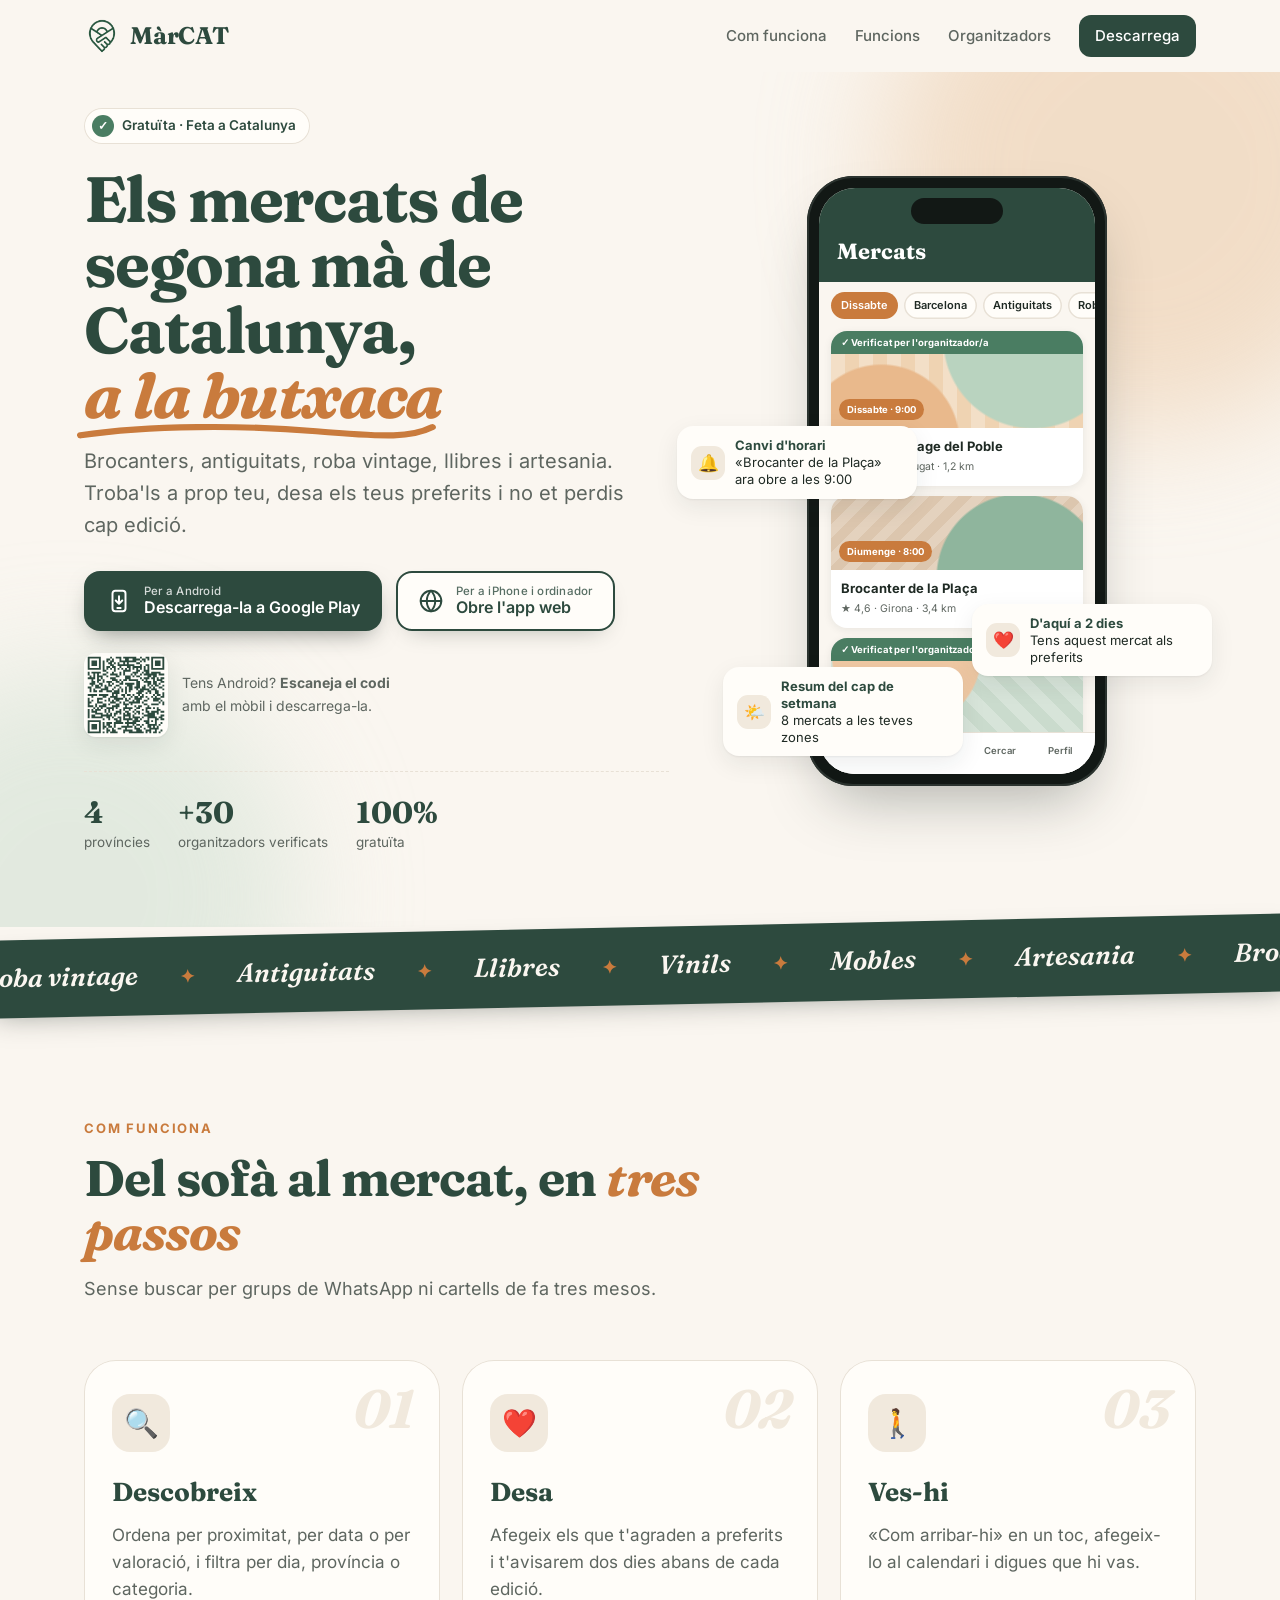
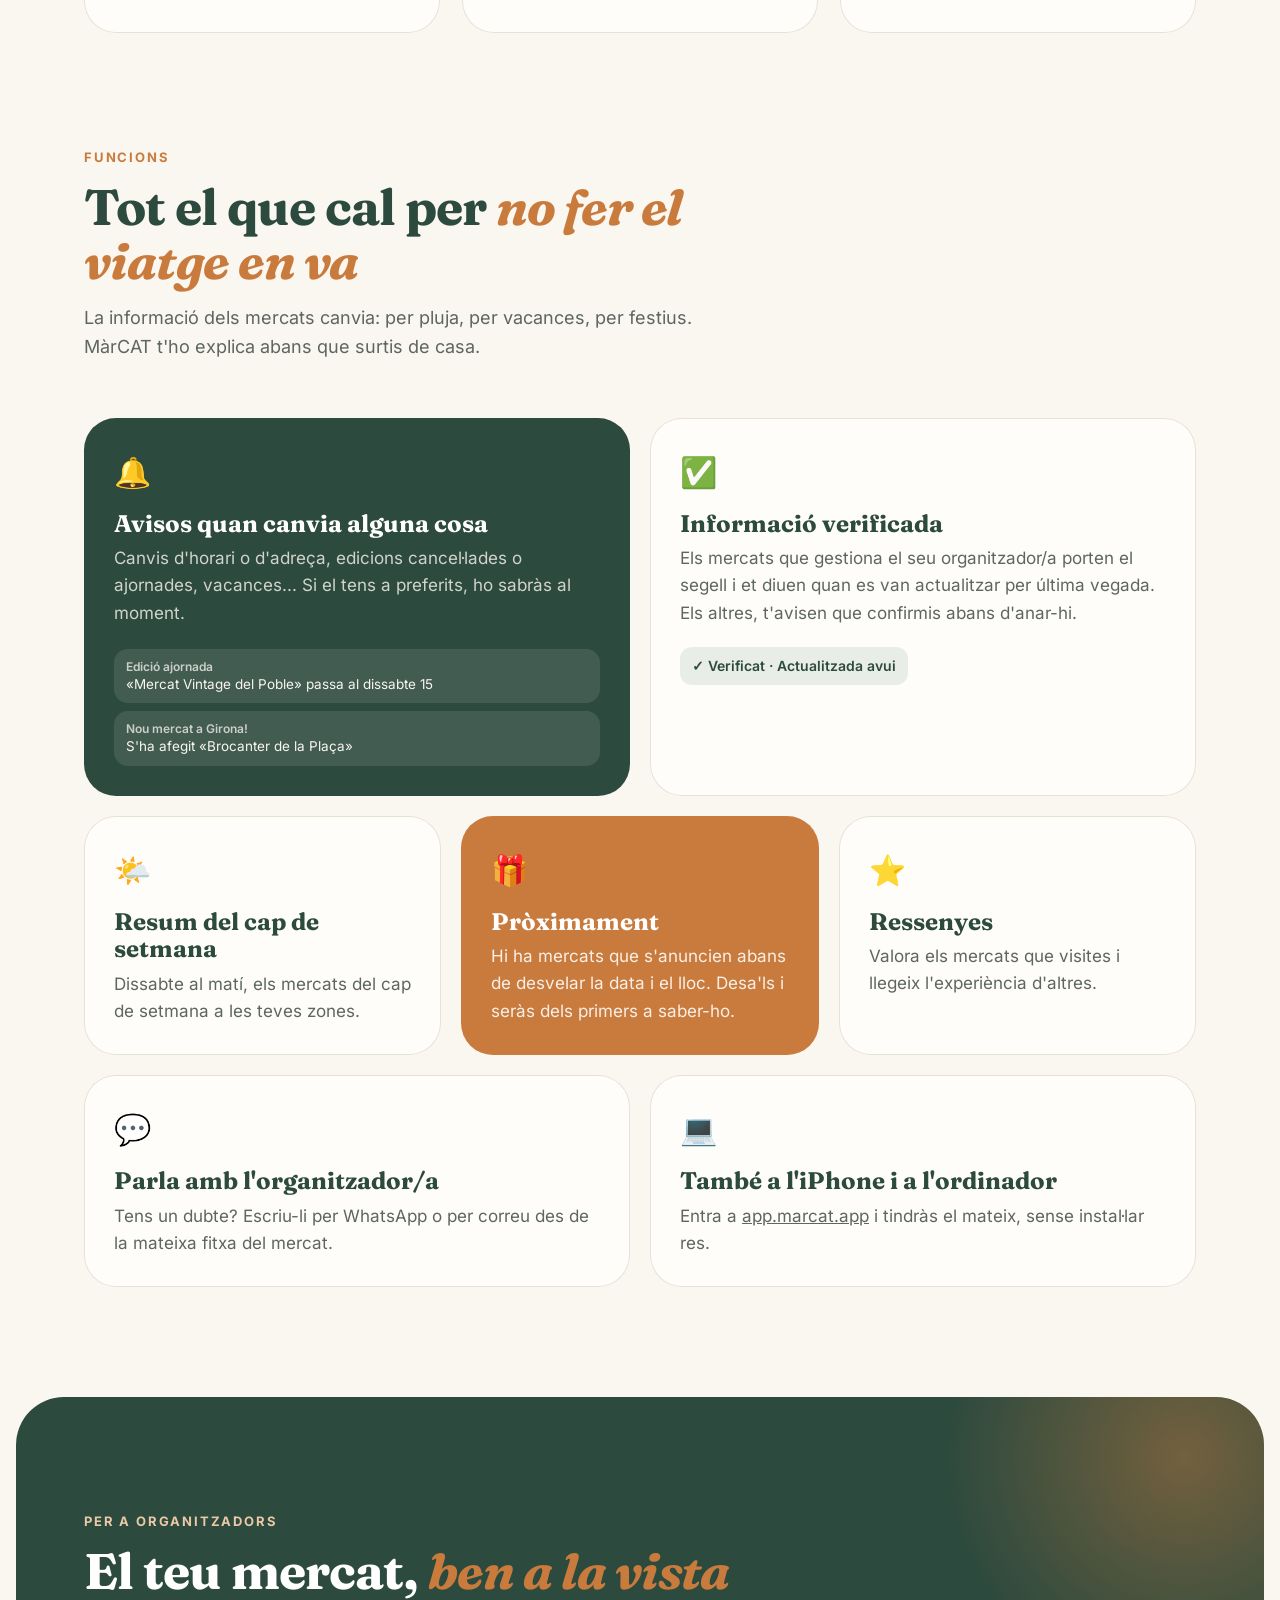
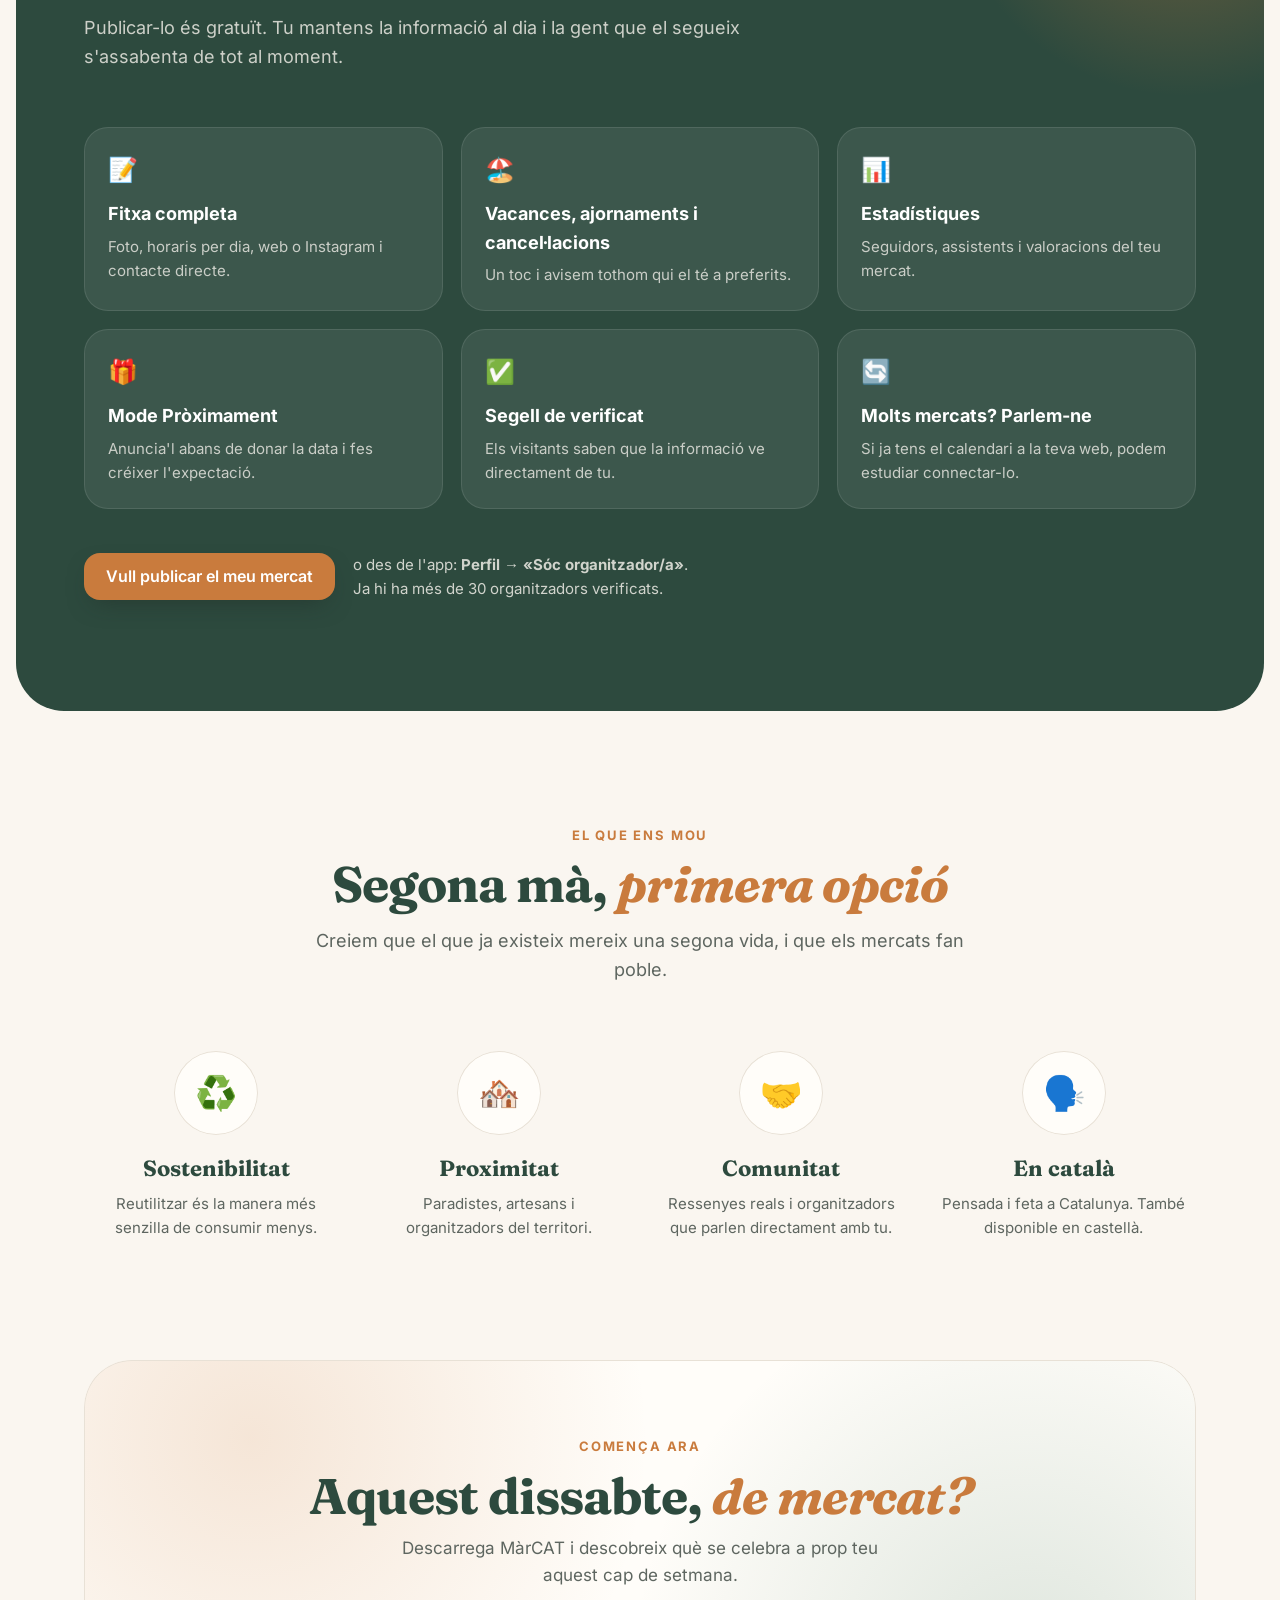
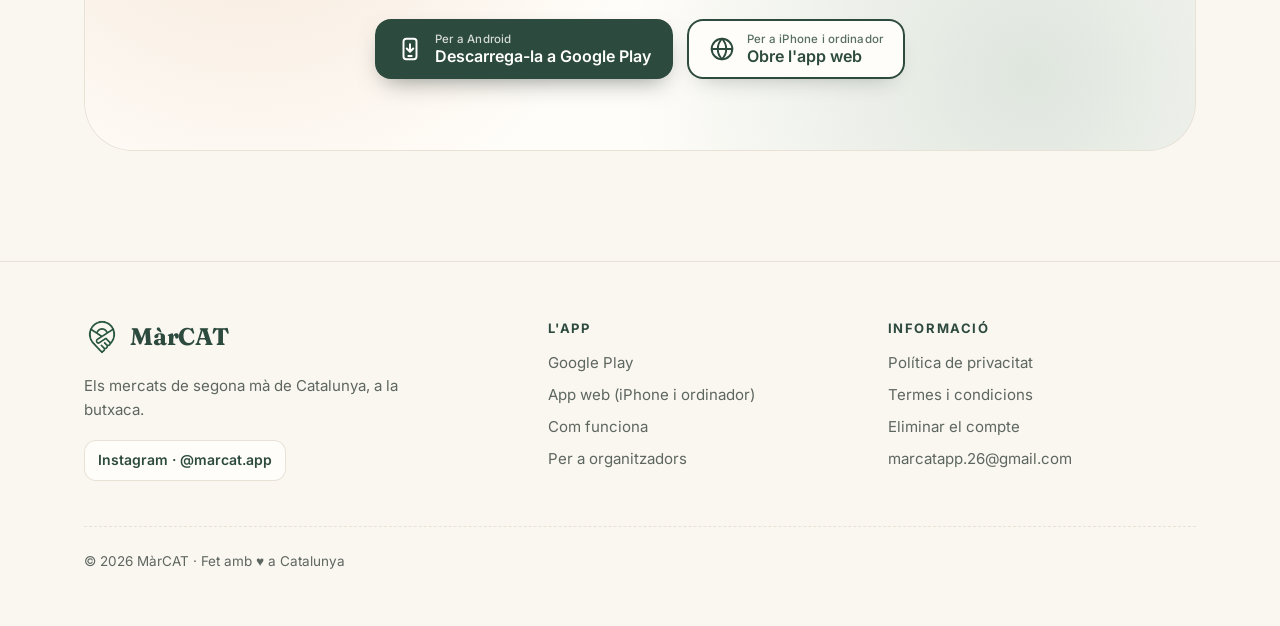
<file: index.html>
<!DOCTYPE html>
<html lang="ca" class="sense-js">
<head>
  <meta charset="UTF-8">
  <meta name="viewport" content="width=device-width, initial-scale=1.0">
  <title>MàrCAT · Els mercats de segona mà de Catalunya</title>
  <meta name="description"
    content="MàrCAT és l'app gratuïta per descobrir mercats de segona mà, brocanters, antiguitats i artesania a tot Catalunya. Desa els teus preferits i rep avisos de cada canvi.">
  <meta name="theme-color" content="#2D4A3E">

  <!-- Vista prèvia en compartir l'enllaç (WhatsApp, xarxes...) -->
  <meta property="og:type" content="website">
  <meta property="og:url" content="https://marcat.app/">
  <meta property="og:title" content="MàrCAT · Els mercats de segona mà de Catalunya">
  <meta property="og:description"
    content="Troba brocanters, mercats d'antiguitats, vintage i artesania a prop teu. Gratuïta.">
  <meta property="og:image" content="https://marcat.app/assets/img/og-marcat.png">
  <meta property="og:image:width" content="1200">
  <meta property="og:image:height" content="630">
  <meta name="twitter:card" content="summary_large_image">
  <meta property="og:locale" content="ca_ES">

  <link rel="icon" href="favicon.ico" sizes="any">
  <link rel="icon" type="image/png" sizes="96x96" href="favicon-96x96.png">
  <link rel="icon" type="image/png" sizes="48x48" href="favicon-48x48.png">
  <link rel="apple-touch-icon" href="apple-touch-icon.png">

  <link rel="preload" href="assets/fonts/fraunces-latin-700-normal.woff2" as="font" type="font/woff2" crossorigin>
  <link rel="preload" href="assets/fonts/inter-latin-wght-normal.woff2" as="font" type="font/woff2" crossorigin>
  <link rel="stylesheet" href="assets/css/web.css">
</head>
<body>

  <!-- ============================ CAPÇALERA ============================ -->
  <header class="capcalera">
    <div class="contenidor">
      <a class="marca" href="./" aria-label="MàrCAT, inici">
        <img src="assets/img/logo-128.png" alt="" width="36" height="36">
        MàrCAT
      </a>
      <nav class="menu" aria-label="Menú principal">
        <a href="#com-funciona">Com funciona</a>
        <a href="#funcions">Funcions</a>
        <a href="#organitzadors">Organitzadors</a>
        <a class="boto-petit" href="#descarrega">Descarrega</a>
      </nav>
    </div>
  </header>

  <main>

    <!-- =============================== HERO =============================== -->
    <section class="hero" id="descarrega">
      <div class="contenidor">

        <div>
          <span class="etiqueta"><span class="punt">✓</span> Gratuïta · Feta a Catalunya</span>

          <h1>
            Els mercats de segona mà de Catalunya,
            <em>a la butxaca<svg viewBox="0 0 300 20" preserveAspectRatio="none" aria-hidden="true"><path d="M3 14 C 60 4, 140 4, 200 10 S 280 16, 297 6"/></svg></em>
          </h1>

          <p class="entradeta">
            Brocanters, antiguitats, roba vintage, llibres i artesania.
            Troba'ls a prop teu, desa els teus preferits i no et perdis
            cap edició.
          </p>

          <div class="descarregues" data-descarregues>
            <a class="boto brilla" data-boto="play"
              href="https://play.google.com/store/apps/details?id=com.mercat.mercat&amp;referrer=utm_source%3Dweb"
              target="_blank" rel="noopener">
              <svg viewBox="0 0 24 24" fill="none" stroke="currentColor" stroke-width="1.8" stroke-linecap="round" stroke-linejoin="round" aria-hidden="true"><rect x="6" y="2.5" width="12" height="19" rx="2.5"/><path d="M12 7.5v7m0 0-3-3m3 3 3-3"/><path d="M10.5 18.5h3"/></svg>
              <span class="boto-text"><small>Per a Android</small>Descarrega-la a Google Play</span>
            </a>
            <a class="boto secundari" data-boto="web" href="https://app.marcat.app" target="_blank" rel="noopener">
              <svg viewBox="0 0 24 24" fill="none" stroke="currentColor" stroke-width="1.8" stroke-linecap="round" stroke-linejoin="round" aria-hidden="true"><circle cx="12" cy="12" r="9.5"/><path d="M2.5 12h19M12 2.5c2.6 2.8 3.9 6 3.9 9.5S14.6 18.7 12 21.5C9.4 18.7 8.1 15.5 8.1 12S9.4 5.3 12 2.5Z"/></svg>
              <span class="boto-text"><small>Per a iPhone i ordinador</small>Obre l'app web</span>
            </a>
          </div>

          <!-- Només a iPhone (ho activa web.js) -->
          <div class="passos-iphone">
            <strong>A l'iPhone, tindràs MàrCAT com una app més:</strong>
            <ol>
              <li>Obre <strong>l'app web</strong> amb Safari.</li>
              <li>Toca <strong>Compartir</strong> (el quadrat amb la fletxa).</li>
              <li>Tria <strong>Afegeix a la pantalla d'inici</strong>.</li>
            </ol>
          </div>

          <!-- Només a l'ordinador (ho activa web.js) -->
          <div class="qr">
            <img src="assets/img/qr-play.svg" alt="Codi QR per descarregar MàrCAT a Google Play" width="84" height="84">
            <span>Tens Android? <strong>Escaneja el codi</strong><br>amb el mòbil i descarrega-la.</span>
          </div>

          <div class="xifres">
            <div class="xifra"><strong>4</strong><span>províncies</span></div>
            <div class="xifra"><strong>+30</strong><span>organitzadors verificats</span></div>
            <div class="xifra"><strong>100%</strong><span>gratuïta</span></div>
          </div>
        </div>

        <!-- Mòbil de mostra (il·lustració feta amb CSS) -->
        <div class="escena" aria-hidden="true">
          <div class="mobil">
            <div class="pantalla">
              <div class="illa"></div>
              <div class="app-barra">Mercats</div>
              <div class="app-filtres">
                <span class="actiu">Dissabte</span>
                <span>Barcelona</span>
                <span>Antiguitats</span>
                <span>Roba</span>
              </div>
              <div class="app-llista">
                <div class="targeta-app">
                  <div class="verificat">✓ Verificat per l'organitzador/a</div>
                  <div class="foto f1"><span class="data">Dissabte · 9:00</span></div>
                  <div class="cos"><h4>Mercat Vintage del Poble</h4><p>★ 4,8 · Sant Cugat · 1,2 km</p></div>
                </div>
                <div class="targeta-app">
                  <div class="foto f2"><span class="data">Diumenge · 8:00</span></div>
                  <div class="cos"><h4>Brocanter de la Plaça</h4><p>★ 4,6 · Girona · 3,4 km</p></div>
                </div>
                <div class="targeta-app">
                  <div class="verificat">✓ Verificat per l'organitzador/a</div>
                  <div class="foto f3"><span class="data">Dissabte · 10:00</span></div>
                  <div class="cos"><h4>Fira d'Artesania i Llibres</h4><p>★ 4,9 · Vic · 5,0 km</p></div>
                </div>
                <div class="targeta-app">
                  <div class="foto f4"><span class="data">Diumenge · 9:30</span></div>
                  <div class="cos"><h4>Mercat de Segona Mà</h4><p>★ 4,5 · Reus · 7,1 km</p></div>
                </div>
              </div>
              <div class="app-nav">
                <span class="actiu">Explorar</span><span>Preferits</span><span>Cercar</span><span>Perfil</span>
              </div>
            </div>
          </div>

          <div class="avis a1">
            <span class="ico">🔔</span>
            <span><b>Canvi d'horari</b>«Brocanter de la Plaça» ara obre a les 9:00</span>
          </div>
          <div class="avis a2">
            <span class="ico">❤️</span>
            <span><b>D'aquí a 2 dies</b>Tens aquest mercat als preferits</span>
          </div>
          <div class="avis a3">
            <span class="ico">🌤️</span>
            <span><b>Resum del cap de setmana</b>8 mercats a les teves zones</span>
          </div>
        </div>

      </div>
    </section>

    <!-- ========================= CINTA CATEGORIES ========================= -->
    <div class="cinta" aria-hidden="true">
      <div class="pista">
        <span>Roba vintage</span><span>Antiguitats</span><span>Llibres</span><span>Vinils</span>
        <span>Mobles</span><span>Artesania</span><span>Brocanters</span><span>Col·leccionisme</span>
        <span>Productes de pagès</span><span>Joguines antigues</span>
        <span>Roba vintage</span><span>Antiguitats</span><span>Llibres</span><span>Vinils</span>
        <span>Mobles</span><span>Artesania</span><span>Brocanters</span><span>Col·leccionisme</span>
        <span>Productes de pagès</span><span>Joguines antigues</span>
      </div>
    </div>

    <!-- =========================== COM FUNCIONA =========================== -->
    <section class="seccio" id="com-funciona">
      <div class="contenidor">
        <div class="capcal-seccio apareix">
          <span class="avantitol">Com funciona</span>
          <h2>Del sofà al mercat, en <em>tres passos</em></h2>
          <p>Sense buscar per grups de WhatsApp ni cartells de fa tres mesos.</p>
        </div>

        <div class="passos">
          <article class="pas apareix">
            <div class="ico-gran">🔍</div>
            <h3>Descobreix</h3>
            <p>Ordena per proximitat, per data o per valoració, i filtra per
              dia, província o categoria.</p>
          </article>
          <article class="pas apareix" style="--retard:.12s">
            <div class="ico-gran">❤️</div>
            <h3>Desa</h3>
            <p>Afegeix els que t'agraden a preferits i t'avisarem dos dies
              abans de cada edició.</p>
          </article>
          <article class="pas apareix" style="--retard:.24s">
            <div class="ico-gran">🚶</div>
            <h3>Ves-hi</h3>
            <p>«Com arribar-hi» en un toc, afegeix-lo al calendari i
              digues que hi vas.</p>
          </article>
        </div>
      </div>
    </section>

    <!-- ============================= FUNCIONS ============================= -->
    <section class="seccio" id="funcions" style="padding-top:0">
      <div class="contenidor">
        <div class="capcal-seccio apareix">
          <span class="avantitol">Funcions</span>
          <h2>Tot el que cal per <em>no fer el viatge en va</em></h2>
          <p>La informació dels mercats canvia: per pluja, per vacances, per
            festius. MàrCAT t'ho explica abans que surtis de casa.</p>
        </div>

        <div class="bento">
          <article class="caixa ampla verda apareix">
            <div class="ico">🔔</div>
            <h3>Avisos quan canvia alguna cosa</h3>
            <p>Canvis d'horari o d'adreça, edicions cancel·lades o
              ajornades, vacances... Si el tens a preferits, ho sabràs al moment.</p>
            <div class="mini-notif">
              <div><b>Edició ajornada</b>«Mercat Vintage del Poble» passa al dissabte 15</div>
              <div><b>Nou mercat a Girona!</b>S'ha afegit «Brocanter de la Plaça»</div>
            </div>
          </article>

          <article class="caixa ampla apareix" style="--retard:.1s">
            <div class="ico">✅</div>
            <h3>Informació verificada</h3>
            <p>Els mercats que gestiona el seu organitzador/a porten el segell
              i et diuen quan es van actualitzar per última vegada. Els altres,
              t'avisen que confirmis abans d'anar-hi.</p>
            <span class="segell">✓ Verificat · Actualitzada avui</span>
          </article>

          <article class="caixa apareix">
            <div class="ico">🌤️</div>
            <h3>Resum del cap de setmana</h3>
            <p>Dissabte al matí, els mercats del cap de setmana a les teves zones.</p>
          </article>

          <article class="caixa terracota apareix" style="--retard:.1s">
            <div class="ico">🎁</div>
            <h3>Pròximament</h3>
            <p>Hi ha mercats que s'anuncien abans de desvelar la data i el lloc.
              Desa'ls i seràs dels primers a saber-ho.</p>
          </article>

          <article class="caixa apareix" style="--retard:.2s">
            <div class="ico">⭐</div>
            <h3>Ressenyes</h3>
            <p>Valora els mercats que visites i llegeix l'experiència d'altres.</p>
          </article>

          <article class="caixa ampla apareix">
            <div class="ico">💬</div>
            <h3>Parla amb l'organitzador/a</h3>
            <p>Tens un dubte? Escriu-li per WhatsApp o per correu des de la
              mateixa fitxa del mercat.</p>
          </article>

          <article class="caixa ampla apareix" style="--retard:.1s">
            <div class="ico">💻</div>
            <h3>També a l'iPhone i a l'ordinador</h3>
            <p>Entra a <a href="https://app.marcat.app" target="_blank" rel="noopener">app.marcat.app</a>
              i tindràs el mateix, sense instal·lar res.</p>
          </article>
        </div>
      </div>
    </section>

    <!-- =========================== ORGANITZADORS =========================== -->
    <section class="seccio organitzadors" id="organitzadors">
      <div class="contenidor">
        <div class="capcal-seccio apareix">
          <span class="avantitol">Per a organitzadors</span>
          <h2>El teu mercat, <em>ben a la vista</em></h2>
          <p>Publicar-lo és gratuït. Tu mantens la informació al dia i la gent
            que el segueix s'assabenta de tot al moment.</p>
        </div>

        <div class="org-graella">
          <div class="org-item apareix">
            <div class="ico">📝</div>
            <h3>Fitxa completa</h3>
            <p>Foto, horaris per dia, web o Instagram i contacte directe.</p>
          </div>
          <div class="org-item apareix" style="--retard:.08s">
            <div class="ico">🏖️</div>
            <h3>Vacances, ajornaments i cancel·lacions</h3>
            <p>Un toc i avisem tothom qui el té a preferits.</p>
          </div>
          <div class="org-item apareix" style="--retard:.16s">
            <div class="ico">📊</div>
            <h3>Estadístiques</h3>
            <p>Seguidors, assistents i valoracions del teu mercat.</p>
          </div>
          <div class="org-item apareix">
            <div class="ico">🎁</div>
            <h3>Mode Pròximament</h3>
            <p>Anuncia'l abans de donar la data i fes créixer l'expectació.</p>
          </div>
          <div class="org-item apareix" style="--retard:.08s">
            <div class="ico">✅</div>
            <h3>Segell de verificat</h3>
            <p>Els visitants saben que la informació ve directament de tu.</p>
          </div>
          <div class="org-item apareix" style="--retard:.16s">
            <div class="ico">🔄</div>
            <h3>Molts mercats? Parlem-ne</h3>
            <p>Si ja tens el calendari a la teva web, podem estudiar connectar-lo.</p>
          </div>
        </div>

        <div class="org-cta apareix">
          <a class="boto terracota"
            href="mailto:marcatapp.26@gmail.com?subject=Vull%20publicar%20el%20meu%20mercat%20a%20M%C3%A0rCAT">
            Vull publicar el meu mercat
          </a>
          <p>o des de l'app: <strong>Perfil → «Sóc organitzador/a»</strong>.<br>
            Ja hi ha més de 30 organitzadors verificats.</p>
        </div>
      </div>
    </section>

    <!-- =============================== VALORS =============================== -->
    <section class="seccio" id="valors">
      <div class="contenidor">
        <div class="capcal-seccio centrat apareix">
          <span class="avantitol">El que ens mou</span>
          <h2>Segona mà, <em>primera opció</em></h2>
          <p>Creiem que el que ja existeix mereix una segona vida, i que els
            mercats fan poble.</p>
        </div>

        <div class="valors">
          <div class="valor apareix">
            <div class="cercle">♻️</div>
            <h3>Sostenibilitat</h3>
            <p>Reutilitzar és la manera més senzilla de consumir menys.</p>
          </div>
          <div class="valor apareix" style="--retard:.08s">
            <div class="cercle">🏘️</div>
            <h3>Proximitat</h3>
            <p>Paradistes, artesans i organitzadors del territori.</p>
          </div>
          <div class="valor apareix" style="--retard:.16s">
            <div class="cercle">🤝</div>
            <h3>Comunitat</h3>
            <p>Ressenyes reals i organitzadors que parlen directament amb tu.</p>
          </div>
          <div class="valor apareix" style="--retard:.24s">
            <div class="cercle">🗣️</div>
            <h3>En català</h3>
            <p>Pensada i feta a Catalunya. També disponible en castellà.</p>
          </div>
        </div>
      </div>
    </section>

    <!-- ============================ CRIDA FINAL ============================ -->
    <section class="contenidor">
      <div class="crida apareix">
        <span class="avantitol">Comença ara</span>
        <h2>Aquest dissabte, <em>de mercat?</em></h2>
        <p>Descarrega MàrCAT i descobreix què se celebra a prop teu aquest cap de setmana.</p>
        <div class="descarregues" data-descarregues>
          <a class="boto brilla" data-boto="play"
            href="https://play.google.com/store/apps/details?id=com.mercat.mercat&amp;referrer=utm_source%3Dweb"
            target="_blank" rel="noopener">
            <svg viewBox="0 0 24 24" fill="none" stroke="currentColor" stroke-width="1.8" stroke-linecap="round" stroke-linejoin="round" aria-hidden="true"><rect x="6" y="2.5" width="12" height="19" rx="2.5"/><path d="M12 7.5v7m0 0-3-3m3 3 3-3"/><path d="M10.5 18.5h3"/></svg>
            <span class="boto-text"><small>Per a Android</small>Descarrega-la a Google Play</span>
          </a>
          <a class="boto secundari" data-boto="web" href="https://app.marcat.app" target="_blank" rel="noopener">
            <svg viewBox="0 0 24 24" fill="none" stroke="currentColor" stroke-width="1.8" stroke-linecap="round" stroke-linejoin="round" aria-hidden="true"><circle cx="12" cy="12" r="9.5"/><path d="M2.5 12h19M12 2.5c2.6 2.8 3.9 6 3.9 9.5S14.6 18.7 12 21.5C9.4 18.7 8.1 15.5 8.1 12S9.4 5.3 12 2.5Z"/></svg>
            <span class="boto-text"><small>Per a iPhone i ordinador</small>Obre l'app web</span>
          </a>
        </div>
      </div>
    </section>

  </main>

  <!-- ================================ PEU ================================ -->
  <footer class="peu">
    <div class="contenidor">
      <div>
        <a class="marca" href="./">
          <img src="assets/img/logo-128.png" alt="" width="36" height="36">
          MàrCAT
        </a>
        <p class="lema">Els mercats de segona mà de Catalunya, a la butxaca.</p>
        <div class="xarxes">
          <a href="https://www.instagram.com/marcat.app/" target="_blank" rel="noopener">Instagram · @marcat.app</a>
        </div>
      </div>
      <div>
        <h4>L'app</h4>
        <ul>
          <li><a href="https://play.google.com/store/apps/details?id=com.mercat.mercat&amp;referrer=utm_source%3Dweb" target="_blank" rel="noopener">Google Play</a></li>
          <li><a href="https://app.marcat.app" target="_blank" rel="noopener">App web (iPhone i ordinador)</a></li>
          <li><a href="#com-funciona">Com funciona</a></li>
          <li><a href="#organitzadors">Per a organitzadors</a></li>
        </ul>
      </div>
      <div>
        <h4>Informació</h4>
        <ul>
          <li><a href="privacitat.html">Política de privacitat</a></li>
          <li><a href="termes.html">Termes i condicions</a></li>
          <li><a href="eliminar-compte.html">Eliminar el compte</a></li>
          <li><a href="mailto:marcatapp.26@gmail.com">marcatapp.26@gmail.com</a></li>
        </ul>
      </div>
      <p class="copy">© <span data-any>2026</span> MàrCAT · Fet amb ♥ a Catalunya</p>
    </div>
  </footer>

  <script src="assets/js/web.js"></script>
</body>
</html>
</file>
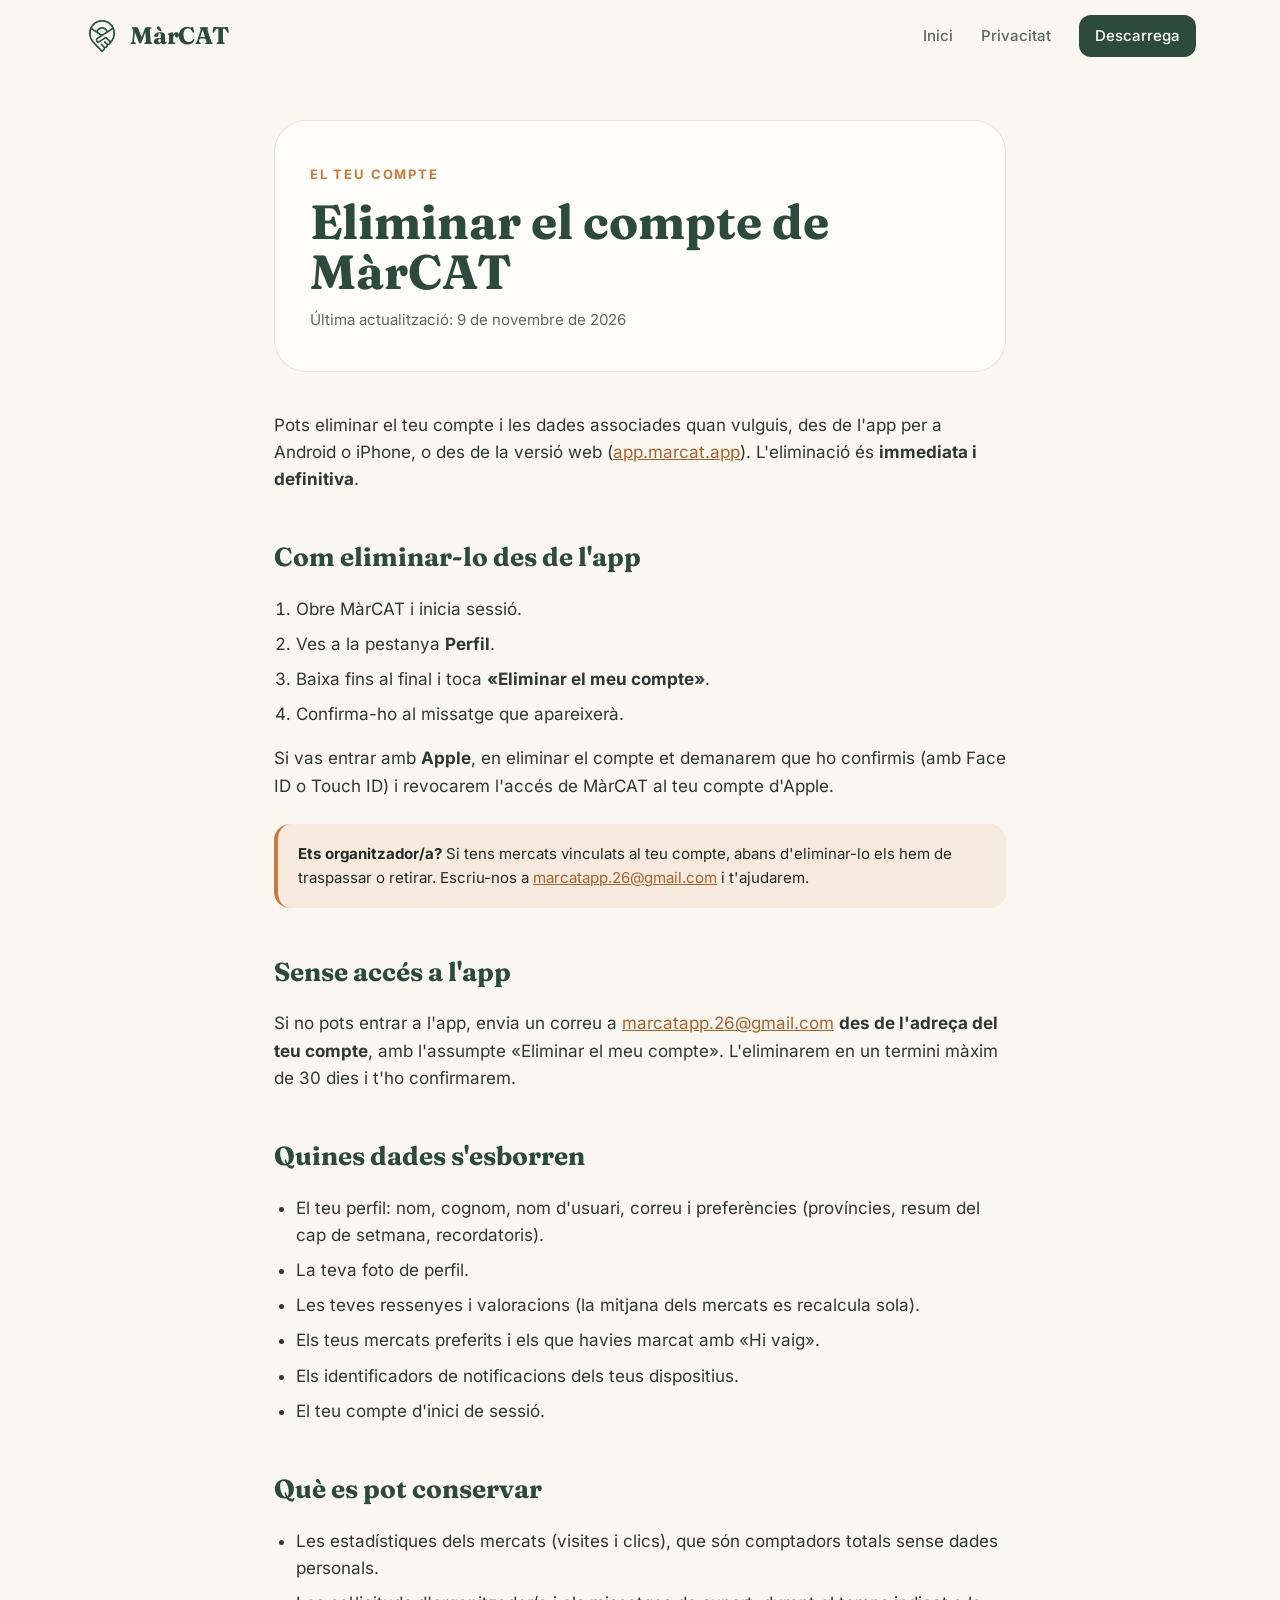
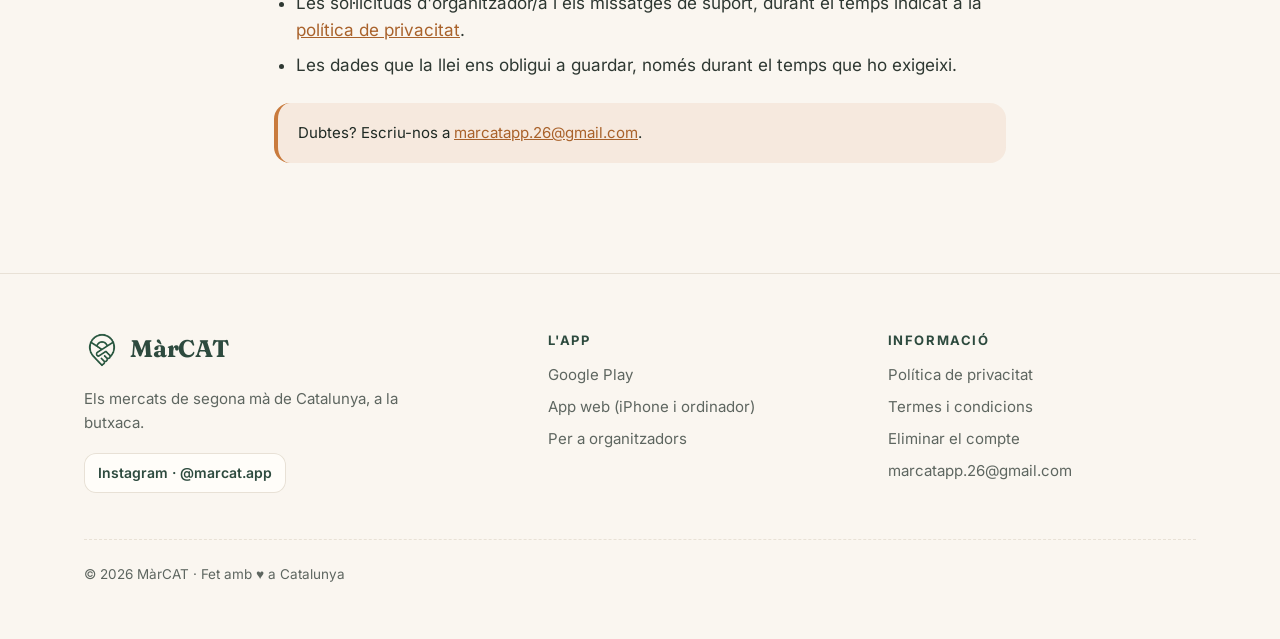
<file: eliminar-compte.html>
<!DOCTYPE html>
<html lang="ca" class="sense-js">
<head>
  <meta charset="UTF-8">
  <meta name="viewport" content="width=device-width, initial-scale=1.0">
  <title>Eliminar el compte · MàrCAT</title>
  <meta name="description" content="Com eliminar el teu compte de MàrCAT i quines dades s'esborren.">
  <meta name="theme-color" content="#2D4A3E">
  <link rel="icon" href="favicon.ico" sizes="any">
  <link rel="icon" type="image/png" sizes="96x96" href="favicon-96x96.png">
  <link rel="apple-touch-icon" href="apple-touch-icon.png">
  <link rel="stylesheet" href="assets/css/web.css">
</head>
<body>

  <header class="capcalera">
    <div class="contenidor">
      <a class="marca" href="./" aria-label="MàrCAT, inici">
        <img src="assets/img/logo-128.png" alt="" width="36" height="36">
        MàrCAT
      </a>
      <nav class="menu" aria-label="Menú principal">
        <a href="./">Inici</a>
        <a href="privacitat.html">Privacitat</a>
        <a class="boto-petit" href="./#descarrega">Descarrega</a>
      </nav>
    </div>
  </header>

  <main class="document">

    <div class="capcal-doc">
      <span class="avantitol">El teu compte</span>
      <h1>Eliminar el compte de MàrCAT</h1>
      <p class="data-actualitzacio">Última actualització: 9 de novembre de 2026</p>
    </div>

    <p>Pots eliminar el teu compte i les dades associades quan vulguis,
      des de l'app per a Android o iPhone, o des de la versió web
      (<a href="https://app.marcat.app">app.marcat.app</a>). L'eliminació
      és <strong>immediata i definitiva</strong>.</p>

    <h2>Com eliminar-lo des de l'app</h2>
    <ol>
      <li>Obre MàrCAT i inicia sessió.</li>
      <li>Ves a la pestanya <strong>Perfil</strong>.</li>
      <li>Baixa fins al final i toca <strong>«Eliminar el meu compte»</strong>.</li>
      <li>Confirma-ho al missatge que apareixerà.</li>
    </ol>

    <p>Si vas entrar amb <strong>Apple</strong>, en eliminar el compte
      et demanarem que ho confirmis (amb Face ID o Touch ID) i revocarem
      l'accés de MàrCAT al teu compte d'Apple.</p>

    <div class="nota">
      <strong>Ets organitzador/a?</strong> Si tens mercats vinculats al teu
      compte, abans d'eliminar-lo els hem de traspassar o retirar.
      Escriu-nos a <a href="mailto:marcatapp.26@gmail.com">marcatapp.26@gmail.com</a>
      i t'ajudarem.
    </div>

    <h2>Sense accés a l'app</h2>
    <p>Si no pots entrar a l'app, envia un correu a
      <a href="mailto:marcatapp.26@gmail.com?subject=Eliminar%20el%20meu%20compte%20de%20M%C3%A0rCAT">marcatapp.26@gmail.com</a>
      <strong>des de l'adreça del teu compte</strong>, amb l'assumpte
      «Eliminar el meu compte». L'eliminarem en un termini màxim de 30 dies
      i t'ho confirmarem.</p>

    <h2>Quines dades s'esborren</h2>
    <ul>
      <li>El teu perfil: nom, cognom, nom d'usuari, correu i preferències
        (províncies, resum del cap de setmana, recordatoris).</li>
      <li>La teva foto de perfil.</li>
      <li>Les teves ressenyes i valoracions (la mitjana dels mercats es
        recalcula sola).</li>
      <li>Els teus mercats preferits i els que havies marcat amb «Hi vaig».</li>
      <li>Els identificadors de notificacions dels teus dispositius.</li>
      <li>El teu compte d'inici de sessió.</li>
    </ul>

    <h2>Què es pot conservar</h2>
    <ul>
      <li>Les estadístiques dels mercats (visites i clics), que són
        comptadors totals sense dades personals.</li>
      <li>Les sol·licituds d'organitzador/a i els missatges de suport,
        durant el temps indicat a la
        <a href="privacitat.html#conservacio">política de privacitat</a>.</li>
      <li>Les dades que la llei ens obligui a guardar, només durant el
        temps que ho exigeixi.</li>
    </ul>

    <div class="nota">
      Dubtes? Escriu-nos a
      <a href="mailto:marcatapp.26@gmail.com">marcatapp.26@gmail.com</a>.
    </div>

  </main>

  <footer class="peu">
    <div class="contenidor">
      <div>
        <a class="marca" href="./">
          <img src="assets/img/logo-128.png" alt="" width="36" height="36">
          MàrCAT
        </a>
        <p class="lema">Els mercats de segona mà de Catalunya, a la butxaca.</p>
        <div class="xarxes">
          <a href="https://www.instagram.com/marcat.app/" target="_blank" rel="noopener">Instagram · @marcat.app</a>
        </div>
      </div>
      <div>
        <h4>L'app</h4>
        <ul>
          <li><a href="https://play.google.com/store/apps/details?id=com.mercat.mercat&amp;referrer=utm_source%3Dweb" target="_blank" rel="noopener">Google Play</a></li>
          <li><a href="https://app.marcat.app" target="_blank" rel="noopener">App web (iPhone i ordinador)</a></li>
          <li><a href="./#organitzadors">Per a organitzadors</a></li>
        </ul>
      </div>
      <div>
        <h4>Informació</h4>
        <ul>
          <li><a href="privacitat.html">Política de privacitat</a></li>
          <li><a href="termes.html">Termes i condicions</a></li>
          <li><a href="eliminar-compte.html">Eliminar el compte</a></li>
          <li><a href="mailto:marcatapp.26@gmail.com">marcatapp.26@gmail.com</a></li>
        </ul>
      </div>
      <p class="copy">© <span data-any>2026</span> MàrCAT · Fet amb ♥ a Catalunya</p>
    </div>
  </footer>

  <script src="assets/js/web.js"></script>
</body>
</html>
</file>
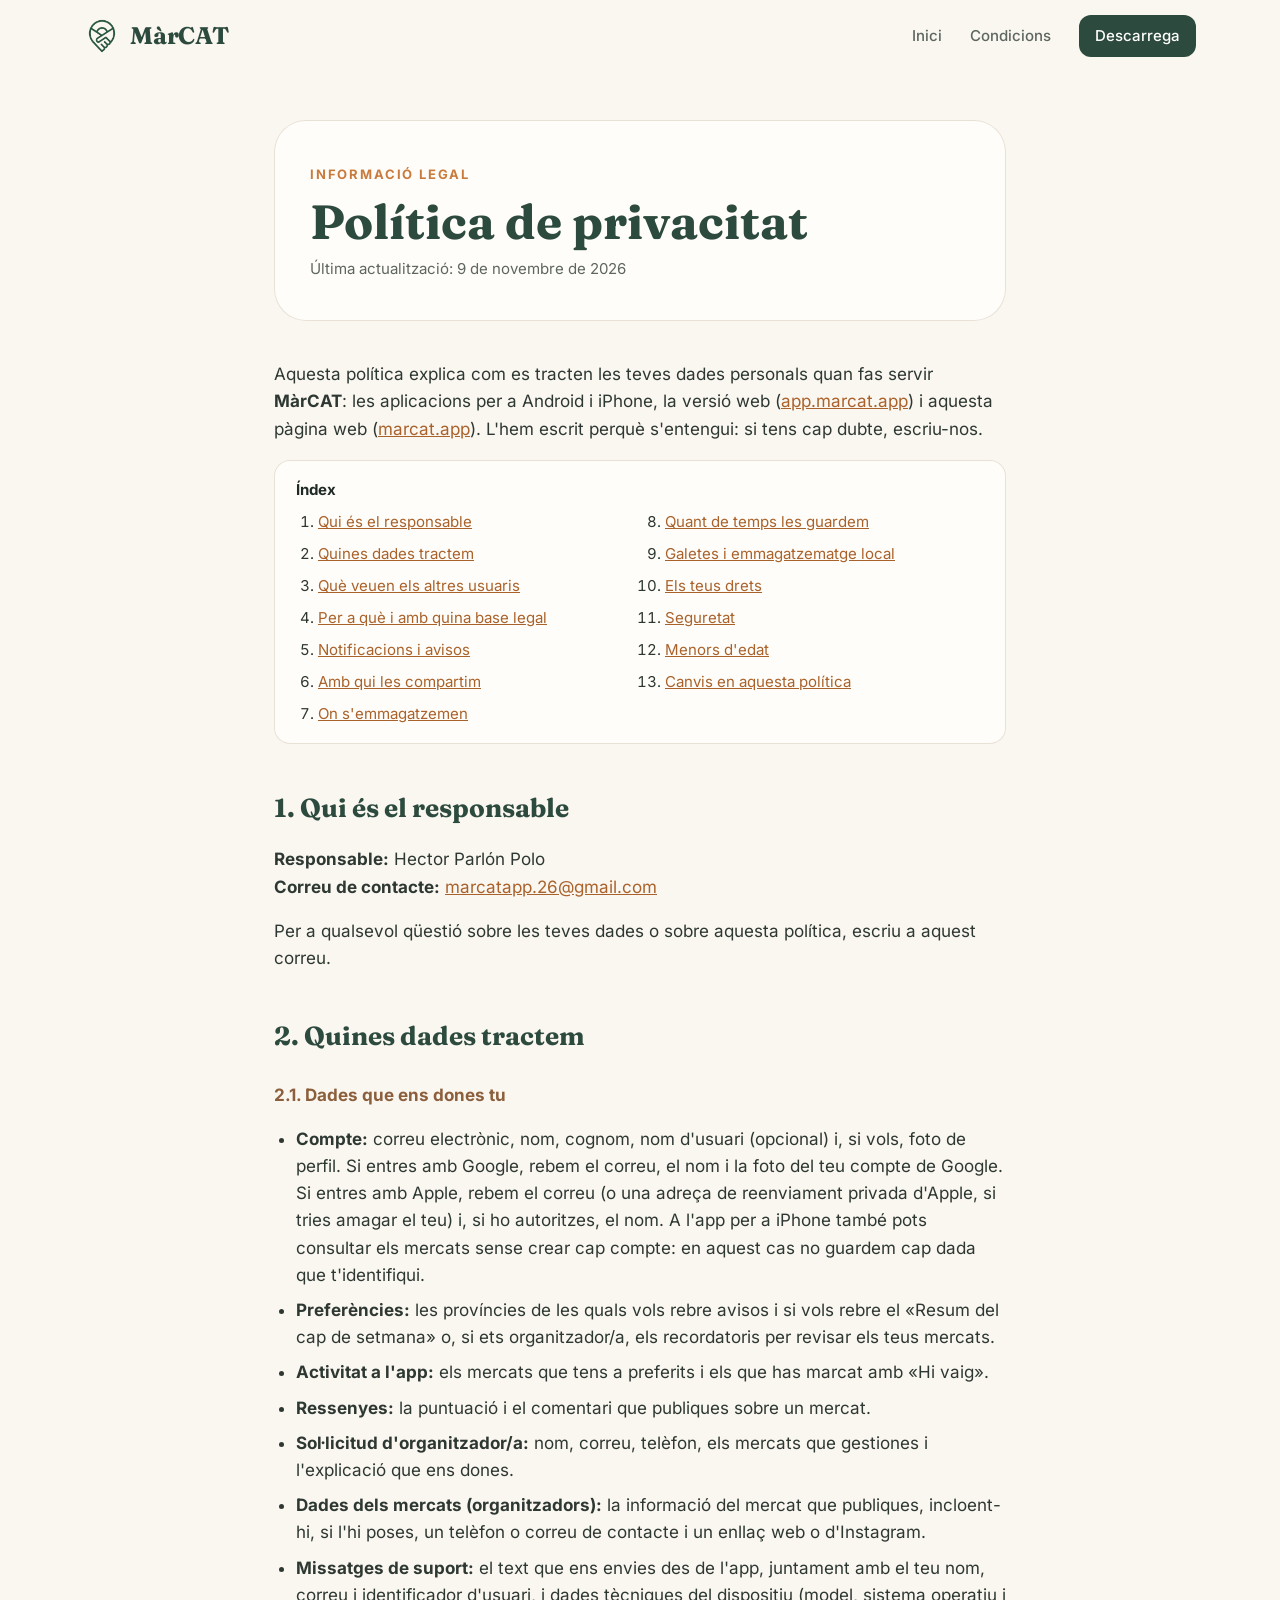
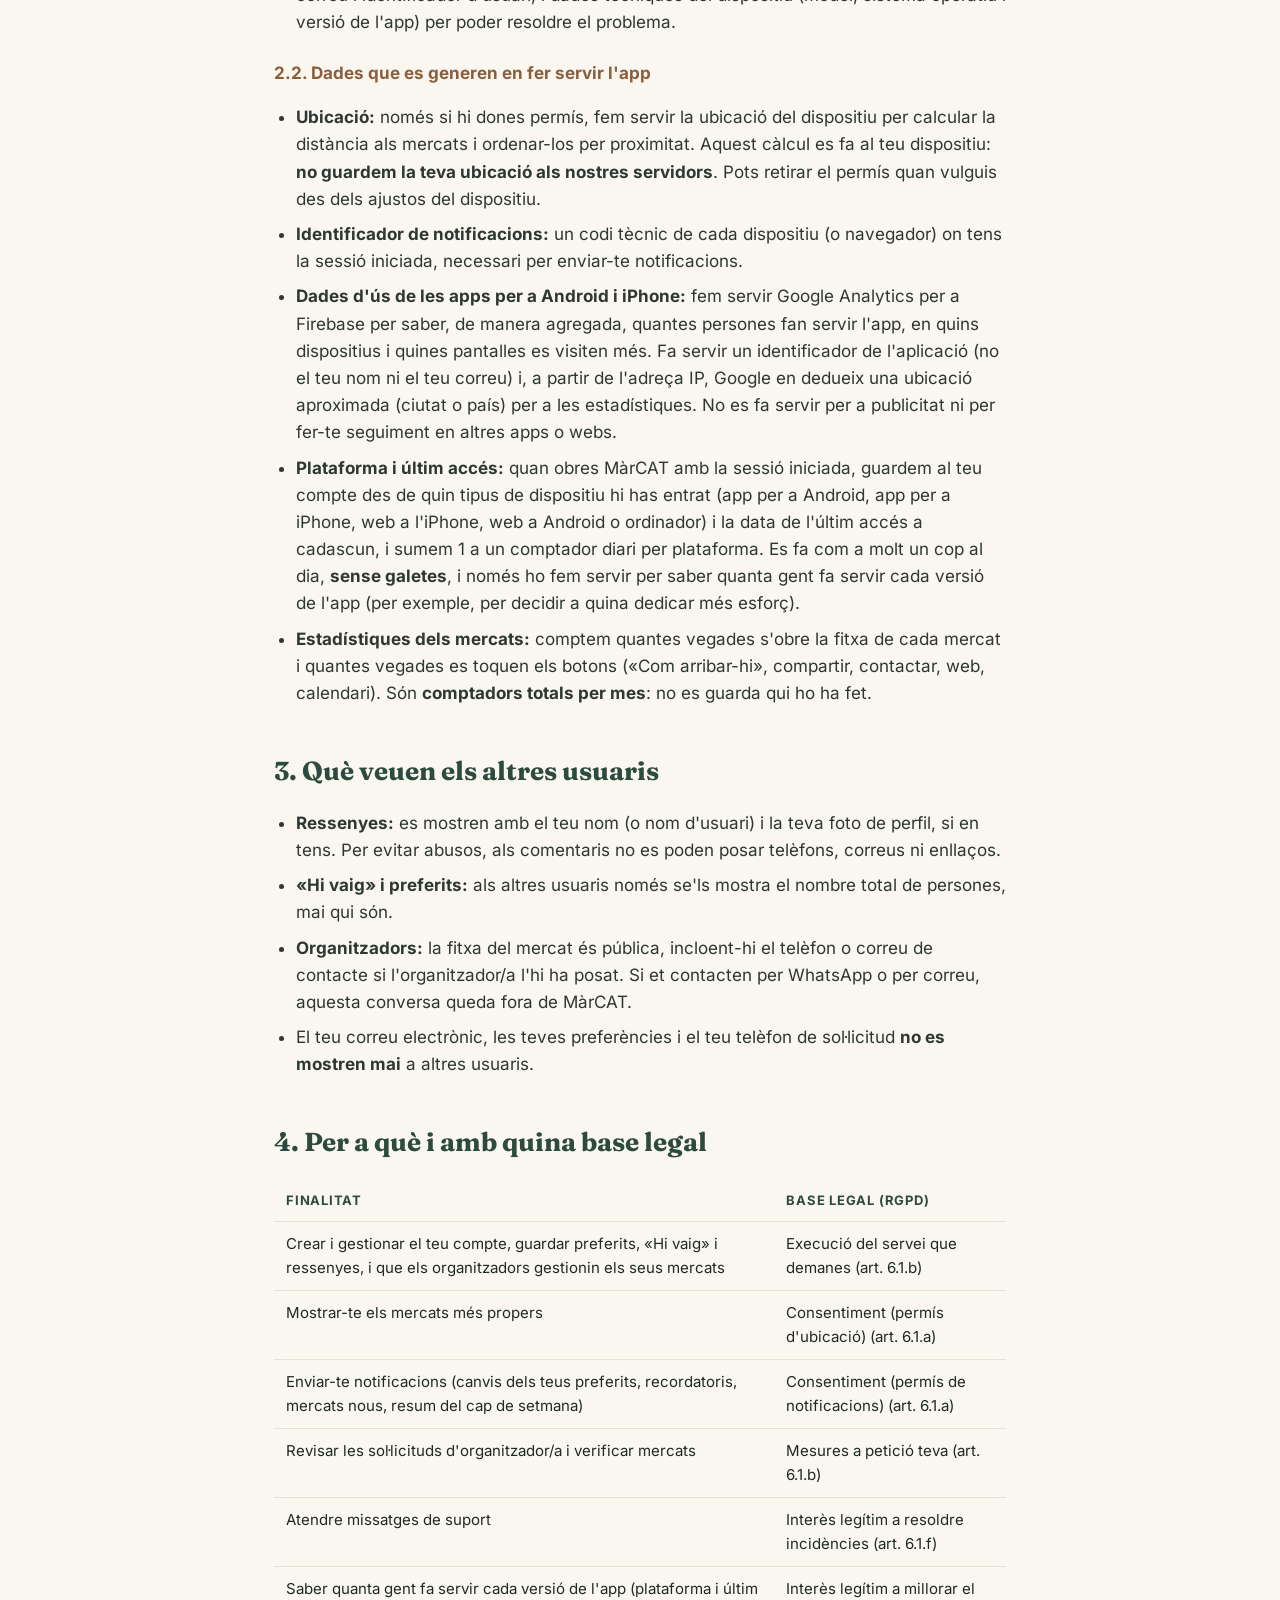
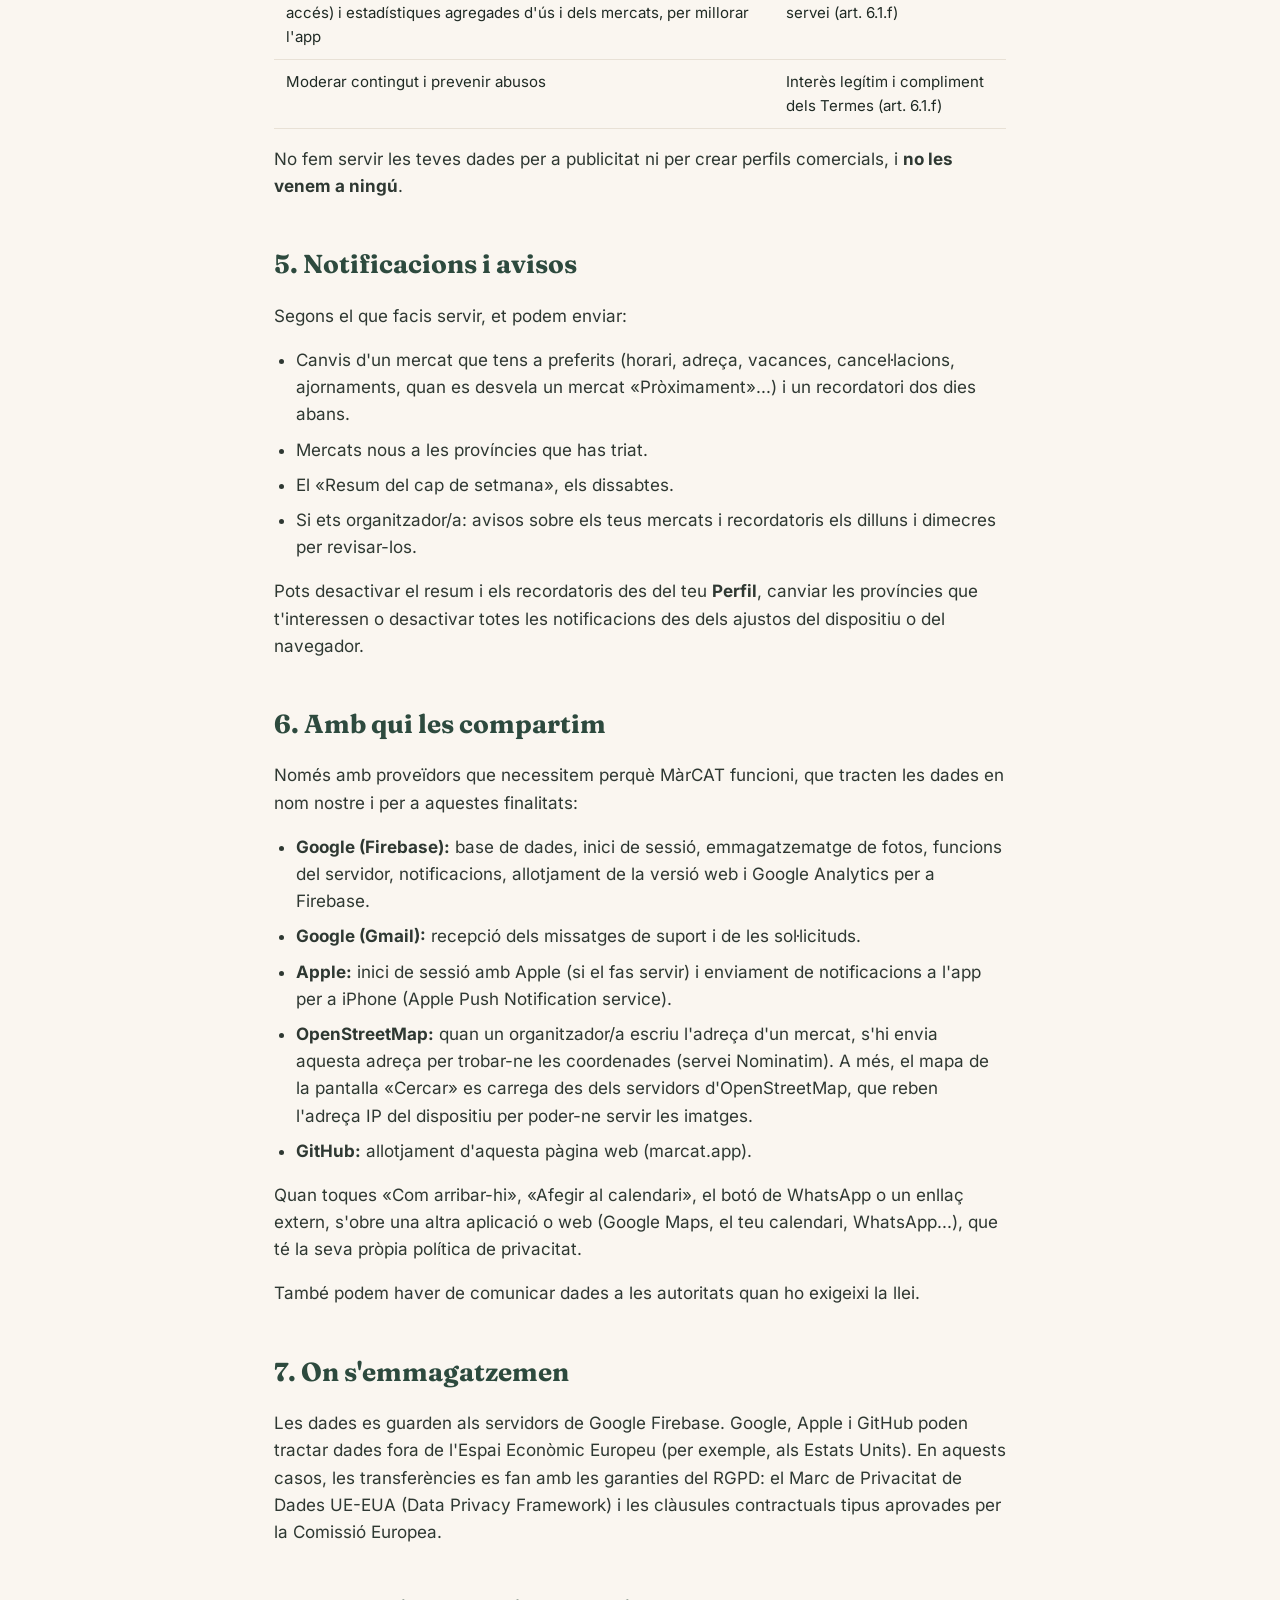
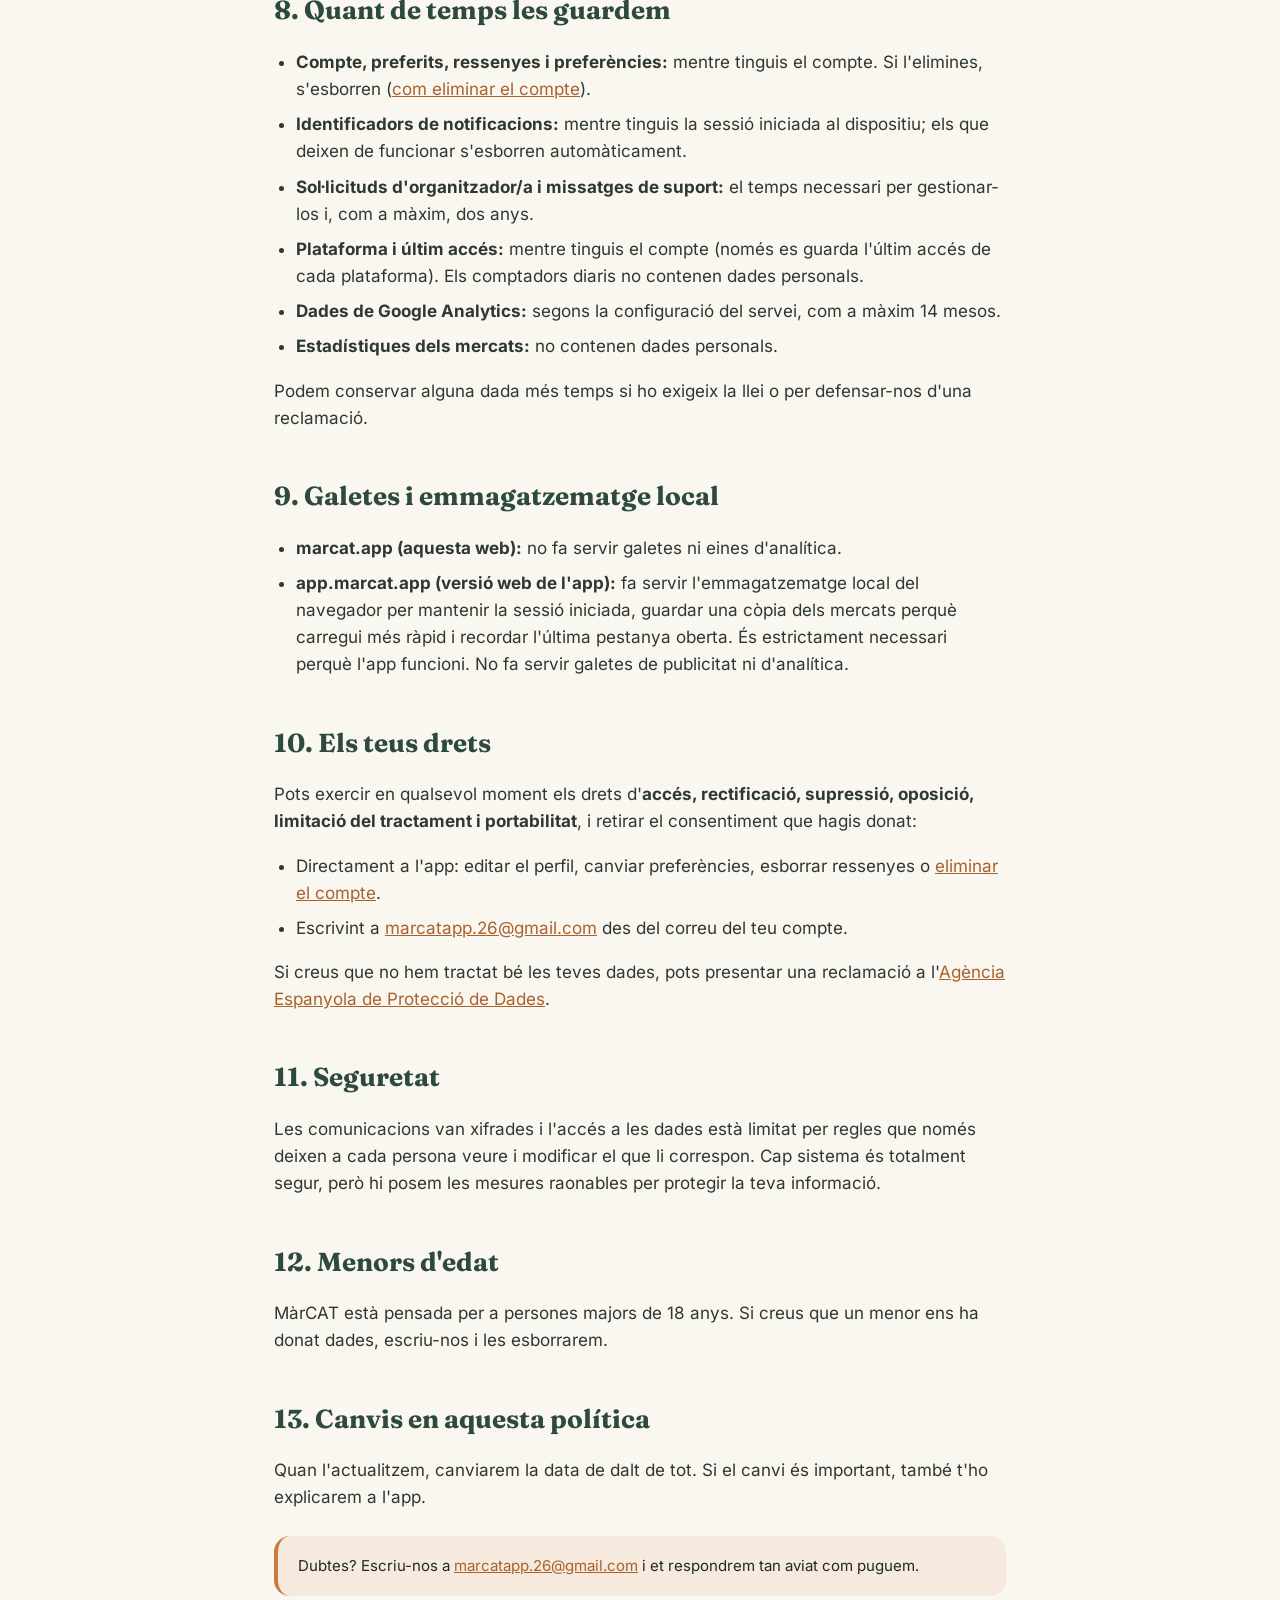
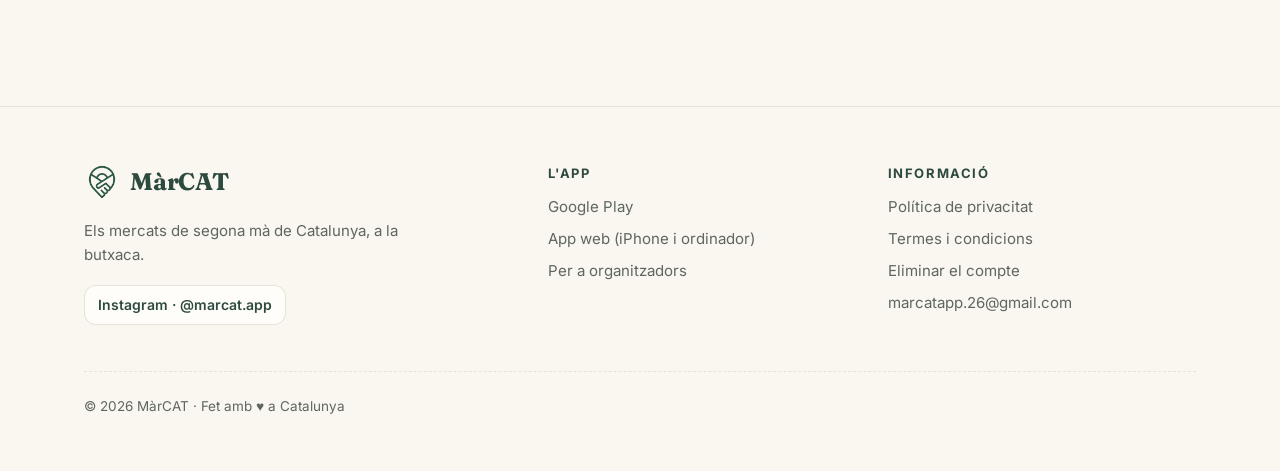
<file: privacitat.html>
<!DOCTYPE html>
<html lang="ca" class="sense-js">
<head>
  <meta charset="UTF-8">
  <meta name="viewport" content="width=device-width, initial-scale=1.0">
  <title>Política de privacitat · MàrCAT</title>
  <meta name="description" content="Com tracta MàrCAT les teves dades personals: quines dades, per a què, amb qui i quins drets tens.">
  <meta name="theme-color" content="#2D4A3E">
  <link rel="icon" href="favicon.ico" sizes="any">
  <link rel="icon" type="image/png" sizes="96x96" href="favicon-96x96.png">
  <link rel="apple-touch-icon" href="apple-touch-icon.png">
  <link rel="stylesheet" href="assets/css/web.css">
</head>
<body>

  <header class="capcalera">
    <div class="contenidor">
      <a class="marca" href="./" aria-label="MàrCAT, inici">
        <img src="assets/img/logo-128.png" alt="" width="36" height="36">
        MàrCAT
      </a>
      <nav class="menu" aria-label="Menú principal">
        <a href="./">Inici</a>
        <a href="termes.html">Condicions</a>
        <a class="boto-petit" href="./#descarrega">Descarrega</a>
      </nav>
    </div>
  </header>

  <main class="document">

    <div class="capcal-doc">
      <span class="avantitol">Informació legal</span>
      <h1>Política de privacitat</h1>
      <p class="data-actualitzacio">Última actualització: 9 de novembre de 2026</p>
    </div>

    <p>Aquesta política explica com es tracten les teves dades personals
      quan fas servir <strong>MàrCAT</strong>: les aplicacions per a Android
      i iPhone, la versió web (<a href="https://app.marcat.app">app.marcat.app</a>)
      i aquesta pàgina web (<a href="https://marcat.app">marcat.app</a>).
      L'hem escrit perquè s'entengui: si tens cap dubte, escriu-nos.</p>

    <nav class="index-doc" aria-label="Índex">
      <strong>Índex</strong>
      <ol>
        <li><a href="#responsable">Qui és el responsable</a></li>
        <li><a href="#dades">Quines dades tractem</a></li>
        <li><a href="#publiques">Què veuen els altres usuaris</a></li>
        <li><a href="#finalitats">Per a què i amb quina base legal</a></li>
        <li><a href="#avisos">Notificacions i avisos</a></li>
        <li><a href="#proveidors">Amb qui les compartim</a></li>
        <li><a href="#transferencies">On s'emmagatzemen</a></li>
        <li><a href="#conservacio">Quant de temps les guardem</a></li>
        <li><a href="#galetes">Galetes i emmagatzematge local</a></li>
        <li><a href="#drets">Els teus drets</a></li>
        <li><a href="#seguretat">Seguretat</a></li>
        <li><a href="#menors">Menors d'edat</a></li>
        <li><a href="#canvis">Canvis en aquesta política</a></li>
      </ol>
    </nav>

    <h2 id="responsable">1. Qui és el responsable</h2>
    <p><strong>Responsable:</strong> Hector Parlón Polo<br>
      <strong>Correu de contacte:</strong>
      <a href="mailto:marcatapp.26@gmail.com">marcatapp.26@gmail.com</a></p>
    <p>Per a qualsevol qüestió sobre les teves dades o sobre aquesta
      política, escriu a aquest correu.</p>

    <h2 id="dades">2. Quines dades tractem</h2>

    <h3>2.1. Dades que ens dones tu</h3>
    <ul>
      <li><strong>Compte:</strong> correu electrònic, nom, cognom, nom
        d'usuari (opcional) i, si vols, foto de perfil. Si entres amb
        Google, rebem el correu, el nom i la foto del teu compte de Google.
        Si entres amb Apple, rebem el correu (o una adreça de reenviament
        privada d'Apple, si tries amagar el teu) i, si ho autoritzes, el nom.
        A l'app per a iPhone també pots consultar els mercats sense crear
        cap compte: en aquest cas no guardem cap dada que t'identifiqui.</li>
      <li><strong>Preferències:</strong> les províncies de les quals vols
        rebre avisos i si vols rebre el «Resum del cap de setmana» o, si
        ets organitzador/a, els recordatoris per revisar els teus mercats.</li>
      <li><strong>Activitat a l'app:</strong> els mercats que tens a
        preferits i els que has marcat amb «Hi vaig».</li>
      <li><strong>Ressenyes:</strong> la puntuació i el comentari que
        publiques sobre un mercat.</li>
      <li><strong>Sol·licitud d'organitzador/a:</strong> nom, correu,
        telèfon, els mercats que gestiones i l'explicació que ens dones.</li>
      <li><strong>Dades dels mercats (organitzadors):</strong> la
        informació del mercat que publiques, incloent-hi, si l'hi poses,
        un telèfon o correu de contacte i un enllaç web o d'Instagram.</li>
      <li><strong>Missatges de suport:</strong> el text que ens envies
        des de l'app, juntament amb el teu nom, correu i identificador
        d'usuari, i dades tècniques del dispositiu (model, sistema operatiu
        i versió de l'app) per poder resoldre el problema.</li>
    </ul>

    <h3>2.2. Dades que es generen en fer servir l'app</h3>
    <ul>
      <li><strong>Ubicació:</strong> només si hi dones permís, fem servir
        la ubicació del dispositiu per calcular la distància als mercats i
        ordenar-los per proximitat. Aquest càlcul es fa al teu dispositiu:
        <strong>no guardem la teva ubicació als nostres servidors</strong>.
        Pots retirar el permís quan vulguis des dels ajustos del dispositiu.</li>
      <li><strong>Identificador de notificacions:</strong> un codi tècnic
        de cada dispositiu (o navegador) on tens la sessió iniciada,
        necessari per enviar-te notificacions.</li>
      <li><strong>Dades d'ús de les apps per a Android i iPhone:</strong> fem servir
        Google Analytics per a Firebase per saber, de manera agregada,
        quantes persones fan servir l'app, en quins dispositius i quines
        pantalles es visiten més. Fa servir un identificador de
        l'aplicació (no el teu nom ni el teu correu) i, a partir de
        l'adreça IP, Google en dedueix una ubicació aproximada (ciutat o
        país) per a les estadístiques. No es fa servir per a publicitat
        ni per fer-te seguiment en altres apps o webs.</li>
      <li><strong>Plataforma i últim accés:</strong> quan obres MàrCAT
        amb la sessió iniciada, guardem al teu compte des de quin tipus de
        dispositiu hi has entrat (app per a Android, app per a iPhone, web
        a l'iPhone, web a Android o ordinador) i la data de l'últim accés a cadascun, i sumem
        1 a un comptador diari per plataforma. Es fa com a molt un cop al
        dia, <strong>sense galetes</strong>, i només ho fem servir per saber
        quanta gent fa servir cada versió de l'app (per exemple, per decidir
        a quina dedicar més esforç).</li>
      <li><strong>Estadístiques dels mercats:</strong> comptem quantes
        vegades s'obre la fitxa de cada mercat i quantes vegades es toquen
        els botons («Com arribar-hi», compartir, contactar, web,
        calendari). Són <strong>comptadors totals per mes</strong>: no es
        guarda qui ho ha fet.</li>
    </ul>

    <h2 id="publiques">3. Què veuen els altres usuaris</h2>
    <ul>
      <li><strong>Ressenyes:</strong> es mostren amb el teu nom (o nom
        d'usuari) i la teva foto de perfil, si en tens. Per evitar abusos,
        als comentaris no es poden posar telèfons, correus ni enllaços.</li>
      <li><strong>«Hi vaig» i preferits:</strong> als altres usuaris només
        se'ls mostra el nombre total de persones, mai qui són.</li>
      <li><strong>Organitzadors:</strong> la fitxa del mercat és pública,
        incloent-hi el telèfon o correu de contacte si l'organitzador/a
        l'hi ha posat. Si et contacten per WhatsApp o per correu, aquesta
        conversa queda fora de MàrCAT.</li>
      <li>El teu correu electrònic, les teves preferències i el teu
        telèfon de sol·licitud <strong>no es mostren mai</strong> a altres
        usuaris.</li>
    </ul>

    <h2 id="finalitats">4. Per a què i amb quina base legal</h2>
    <table>
      <thead>
        <tr><th>Finalitat</th><th>Base legal (RGPD)</th></tr>
      </thead>
      <tbody>
        <tr><td>Crear i gestionar el teu compte, guardar preferits, «Hi vaig»
          i ressenyes, i que els organitzadors gestionin els seus mercats</td>
          <td>Execució del servei que demanes (art. 6.1.b)</td></tr>
        <tr><td>Mostrar-te els mercats més propers</td>
          <td>Consentiment (permís d'ubicació) (art. 6.1.a)</td></tr>
        <tr><td>Enviar-te notificacions (canvis dels teus preferits,
          recordatoris, mercats nous, resum del cap de setmana)</td>
          <td>Consentiment (permís de notificacions) (art. 6.1.a)</td></tr>
        <tr><td>Revisar les sol·licituds d'organitzador/a i verificar mercats</td>
          <td>Mesures a petició teva (art. 6.1.b)</td></tr>
        <tr><td>Atendre missatges de suport</td>
          <td>Interès legítim a resoldre incidències (art. 6.1.f)</td></tr>
        <tr><td>Saber quanta gent fa servir cada versió de l'app (plataforma
          i últim accés) i estadístiques agregades d'ús i dels mercats, per
          millorar l'app</td>
          <td>Interès legítim a millorar el servei (art. 6.1.f)</td></tr>
        <tr><td>Moderar contingut i prevenir abusos</td>
          <td>Interès legítim i compliment dels Termes (art. 6.1.f)</td></tr>
      </tbody>
    </table>
    <p>No fem servir les teves dades per a publicitat ni per crear perfils
      comercials, i <strong>no les venem a ningú</strong>.</p>

    <h2 id="avisos">5. Notificacions i avisos</h2>
    <p>Segons el que facis servir, et podem enviar:</p>
    <ul>
      <li>Canvis d'un mercat que tens a preferits (horari, adreça,
        vacances, cancel·lacions, ajornaments, quan es desvela un mercat
        «Pròximament»...) i un recordatori dos dies abans.</li>
      <li>Mercats nous a les províncies que has triat.</li>
      <li>El «Resum del cap de setmana», els dissabtes.</li>
      <li>Si ets organitzador/a: avisos sobre els teus mercats i
        recordatoris els dilluns i dimecres per revisar-los.</li>
    </ul>
    <p>Pots desactivar el resum i els recordatoris des del teu
      <strong>Perfil</strong>, canviar les províncies que t'interessen o
      desactivar totes les notificacions des dels ajustos del dispositiu
      o del navegador.</p>

    <h2 id="proveidors">6. Amb qui les compartim</h2>
    <p>Només amb proveïdors que necessitem perquè MàrCAT funcioni, que
      tracten les dades en nom nostre i per a aquestes finalitats:</p>
    <ul>
      <li><strong>Google (Firebase):</strong> base de dades, inici de sessió,
        emmagatzematge de fotos, funcions del servidor, notificacions,
        allotjament de la versió web i Google Analytics per a Firebase.</li>
      <li><strong>Google (Gmail):</strong> recepció dels missatges de suport
        i de les sol·licituds.</li>
      <li><strong>Apple:</strong> inici de sessió amb Apple (si el fas
        servir) i enviament de notificacions a l'app per a iPhone (Apple
        Push Notification service).</li>
      <li><strong>OpenStreetMap:</strong> quan un organitzador/a escriu
        l'adreça d'un mercat, s'hi envia aquesta adreça per trobar-ne les
        coordenades (servei Nominatim). A més, el mapa de la pantalla
        «Cercar» es carrega des dels servidors d'OpenStreetMap, que reben
        l'adreça IP del dispositiu per poder-ne servir les imatges.</li>
      <li><strong>GitHub:</strong> allotjament d'aquesta pàgina web
        (marcat.app).</li>
    </ul>
    <p>Quan toques «Com arribar-hi», «Afegir al calendari», el botó de
      WhatsApp o un enllaç extern, s'obre una altra aplicació o web (Google
      Maps, el teu calendari, WhatsApp...), que té la seva pròpia política
      de privacitat.</p>
    <p>També podem haver de comunicar dades a les autoritats quan ho
      exigeixi la llei.</p>

    <h2 id="transferencies">7. On s'emmagatzemen</h2>
    <p>Les dades es guarden als servidors de Google Firebase. Google, Apple i
      GitHub poden tractar dades fora de l'Espai Econòmic Europeu (per
      exemple, als Estats Units). En aquests casos, les transferències es
      fan amb les garanties del RGPD: el Marc de Privacitat de Dades
      UE-EUA (Data Privacy Framework) i les clàusules contractuals tipus
      aprovades per la Comissió Europea.</p>

    <h2 id="conservacio">8. Quant de temps les guardem</h2>
    <ul>
      <li><strong>Compte, preferits, ressenyes i preferències:</strong>
        mentre tinguis el compte. Si l'elimines, s'esborren
        (<a href="eliminar-compte.html">com eliminar el compte</a>).</li>
      <li><strong>Identificadors de notificacions:</strong> mentre tinguis
        la sessió iniciada al dispositiu; els que deixen de funcionar
        s'esborren automàticament.</li>
      <li><strong>Sol·licituds d'organitzador/a i missatges de suport:</strong>
        el temps necessari per gestionar-los i, com a màxim, dos anys.</li>
      <li><strong>Plataforma i últim accés:</strong> mentre tinguis el
        compte (només es guarda l'últim accés de cada plataforma). Els
        comptadors diaris no contenen dades personals.</li>
      <li><strong>Dades de Google Analytics:</strong> segons la configuració
        del servei, com a màxim 14 mesos.</li>
      <li><strong>Estadístiques dels mercats:</strong> no contenen dades
        personals.</li>
    </ul>
    <p>Podem conservar alguna dada més temps si ho exigeix la llei o per
      defensar-nos d'una reclamació.</p>

    <h2 id="galetes">9. Galetes i emmagatzematge local</h2>
    <ul>
      <li><strong>marcat.app (aquesta web):</strong> no fa servir galetes
        ni eines d'analítica.</li>
      <li><strong>app.marcat.app (versió web de l'app):</strong> fa servir
        l'emmagatzematge local del navegador per mantenir la sessió
        iniciada, guardar una còpia dels mercats perquè carregui més
        ràpid i recordar l'última pestanya oberta. És estrictament
        necessari perquè l'app funcioni. No fa servir galetes de
        publicitat ni d'analítica.</li>
    </ul>

    <h2 id="drets">10. Els teus drets</h2>
    <p>Pots exercir en qualsevol moment els drets d'<strong>accés,
      rectificació, supressió, oposició, limitació del tractament i
      portabilitat</strong>, i retirar el consentiment que hagis donat:</p>
    <ul>
      <li>Directament a l'app: editar el perfil, canviar preferències,
        esborrar ressenyes o <a href="eliminar-compte.html">eliminar el
        compte</a>.</li>
      <li>Escrivint a <a href="mailto:marcatapp.26@gmail.com">marcatapp.26@gmail.com</a>
        des del correu del teu compte.</li>
    </ul>
    <p>Si creus que no hem tractat bé les teves dades, pots presentar una
      reclamació a l'<a href="https://www.aepd.es" target="_blank" rel="noopener">Agència
      Espanyola de Protecció de Dades</a>.</p>

    <h2 id="seguretat">11. Seguretat</h2>
    <p>Les comunicacions van xifrades i l'accés a les dades està limitat
      per regles que només deixen a cada persona veure i modificar el que
      li correspon. Cap sistema és totalment segur, però hi posem les
      mesures raonables per protegir la teva informació.</p>

    <h2 id="menors">12. Menors d'edat</h2>
    <p>MàrCAT està pensada per a persones majors de 18 anys. Si creus que
      un menor ens ha donat dades, escriu-nos i les esborrarem.</p>

    <h2 id="canvis">13. Canvis en aquesta política</h2>
    <p>Quan l'actualitzem, canviarem la data de dalt de tot. Si el canvi
      és important, també t'ho explicarem a l'app.</p>

    <div class="nota">
      Dubtes? Escriu-nos a
      <a href="mailto:marcatapp.26@gmail.com">marcatapp.26@gmail.com</a>
      i et respondrem tan aviat com puguem.
    </div>

  </main>

  <footer class="peu">
    <div class="contenidor">
      <div>
        <a class="marca" href="./">
          <img src="assets/img/logo-128.png" alt="" width="36" height="36">
          MàrCAT
        </a>
        <p class="lema">Els mercats de segona mà de Catalunya, a la butxaca.</p>
        <div class="xarxes">
          <a href="https://www.instagram.com/marcat.app/" target="_blank" rel="noopener">Instagram · @marcat.app</a>
        </div>
      </div>
      <div>
        <h4>L'app</h4>
        <ul>
          <li><a href="https://play.google.com/store/apps/details?id=com.mercat.mercat&amp;referrer=utm_source%3Dweb" target="_blank" rel="noopener">Google Play</a></li>
          <li><a href="https://app.marcat.app" target="_blank" rel="noopener">App web (iPhone i ordinador)</a></li>
          <li><a href="./#organitzadors">Per a organitzadors</a></li>
        </ul>
      </div>
      <div>
        <h4>Informació</h4>
        <ul>
          <li><a href="privacitat.html">Política de privacitat</a></li>
          <li><a href="termes.html">Termes i condicions</a></li>
          <li><a href="eliminar-compte.html">Eliminar el compte</a></li>
          <li><a href="mailto:marcatapp.26@gmail.com">marcatapp.26@gmail.com</a></li>
        </ul>
      </div>
      <p class="copy">© <span data-any>2026</span> MàrCAT · Fet amb ♥ a Catalunya</p>
    </div>
  </footer>

  <script src="assets/js/web.js"></script>
</body>
</html>
</file>
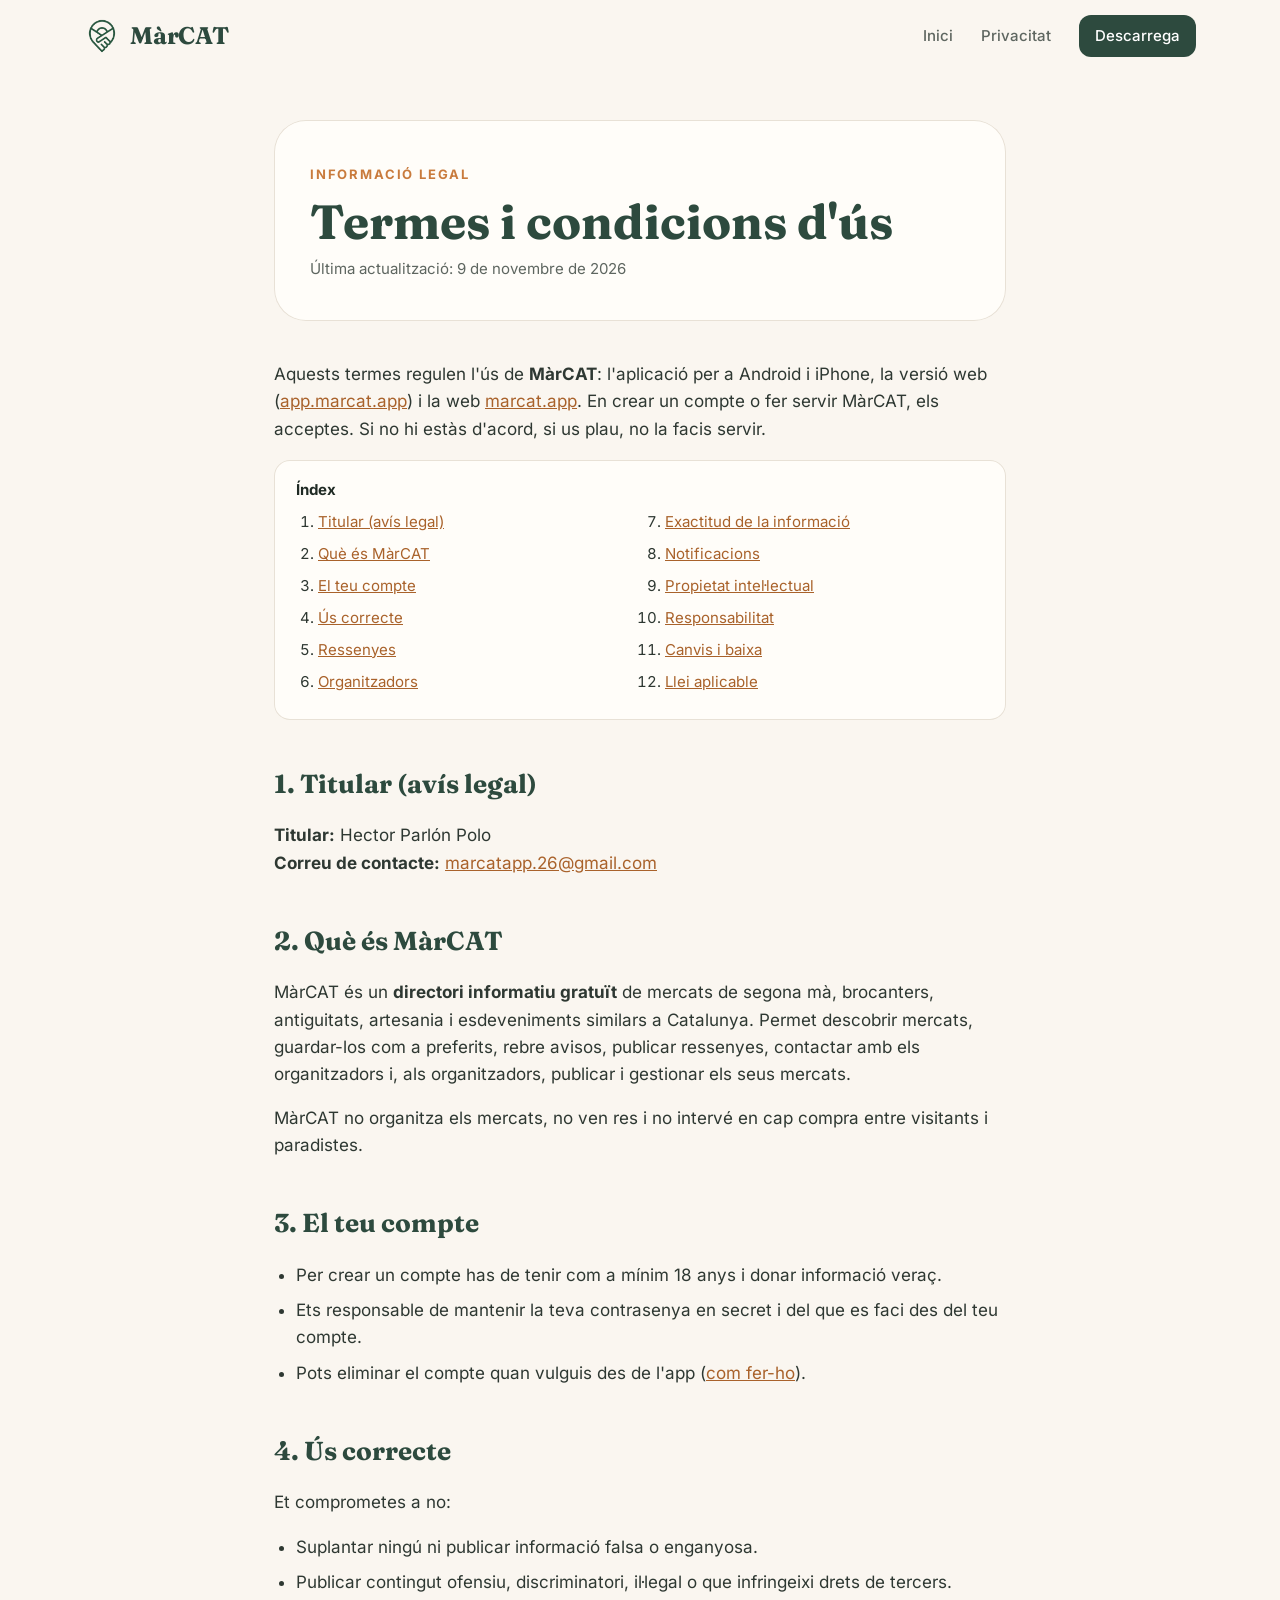
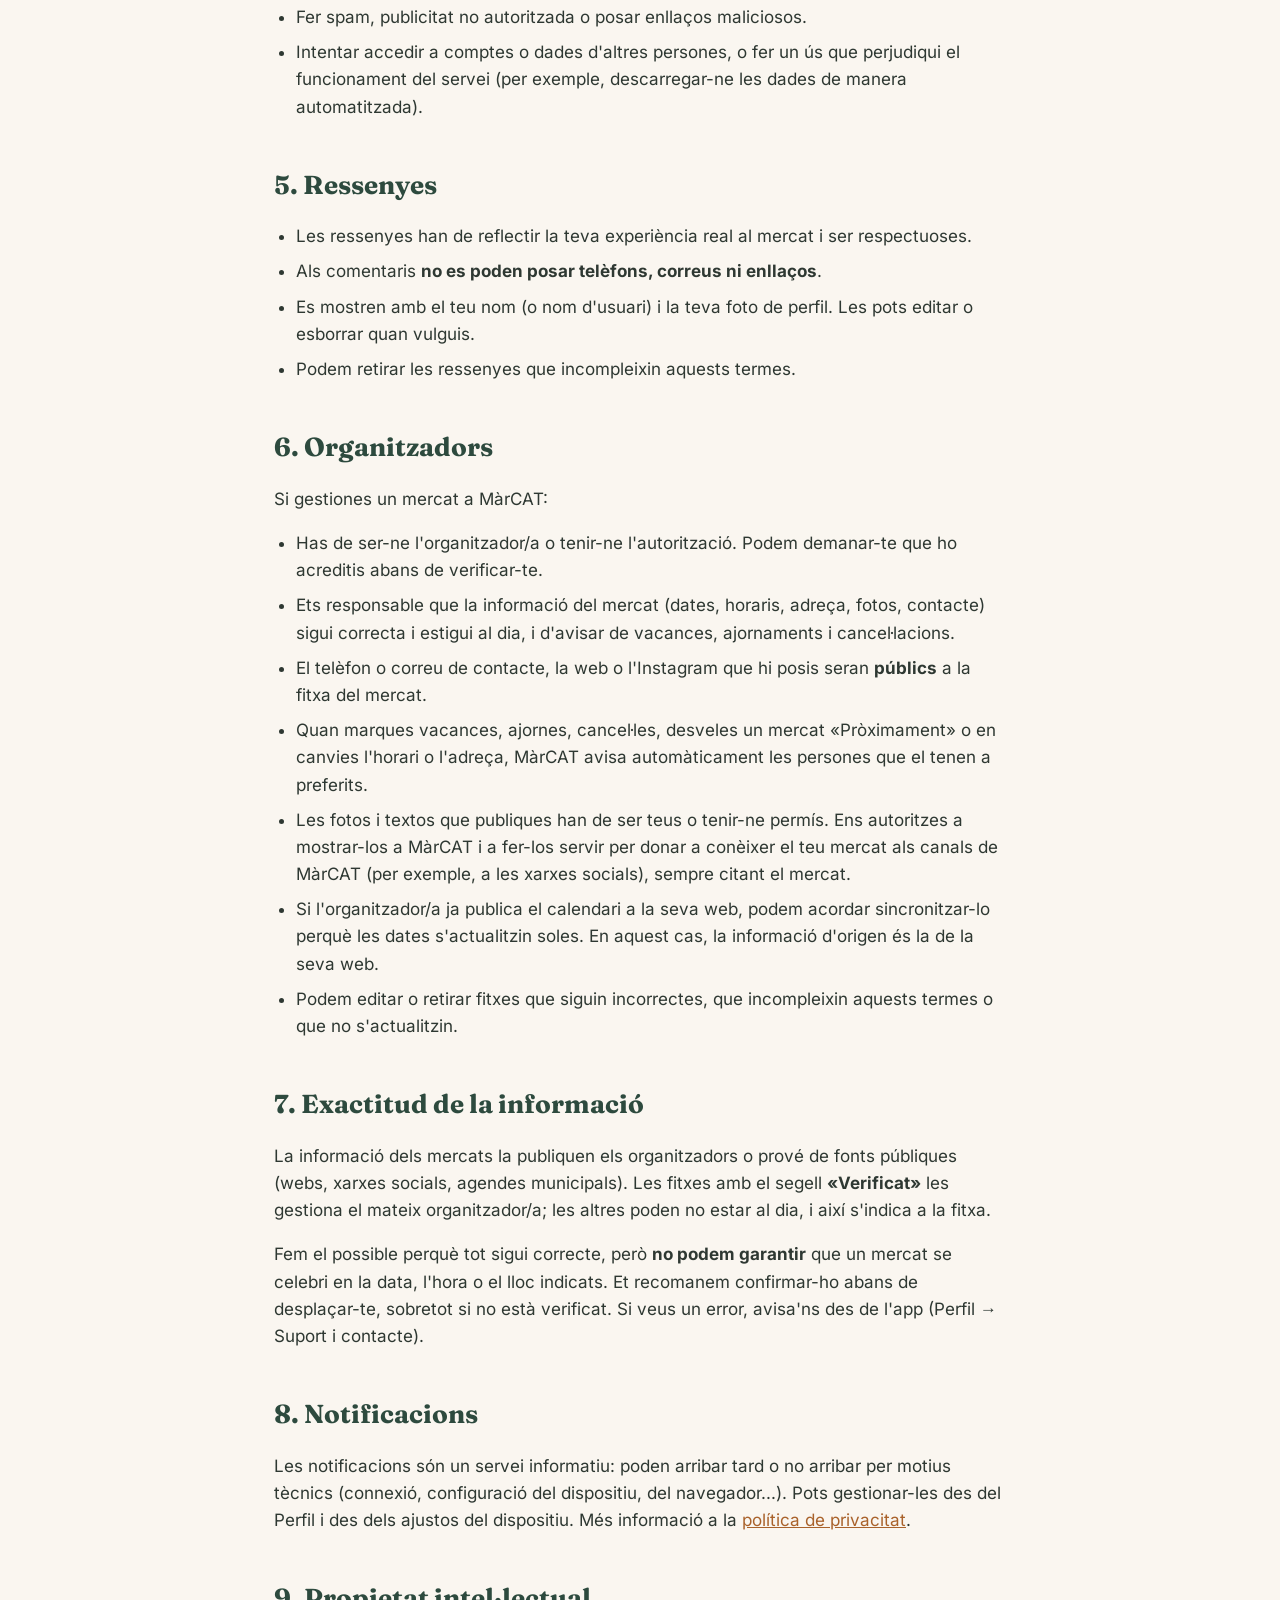
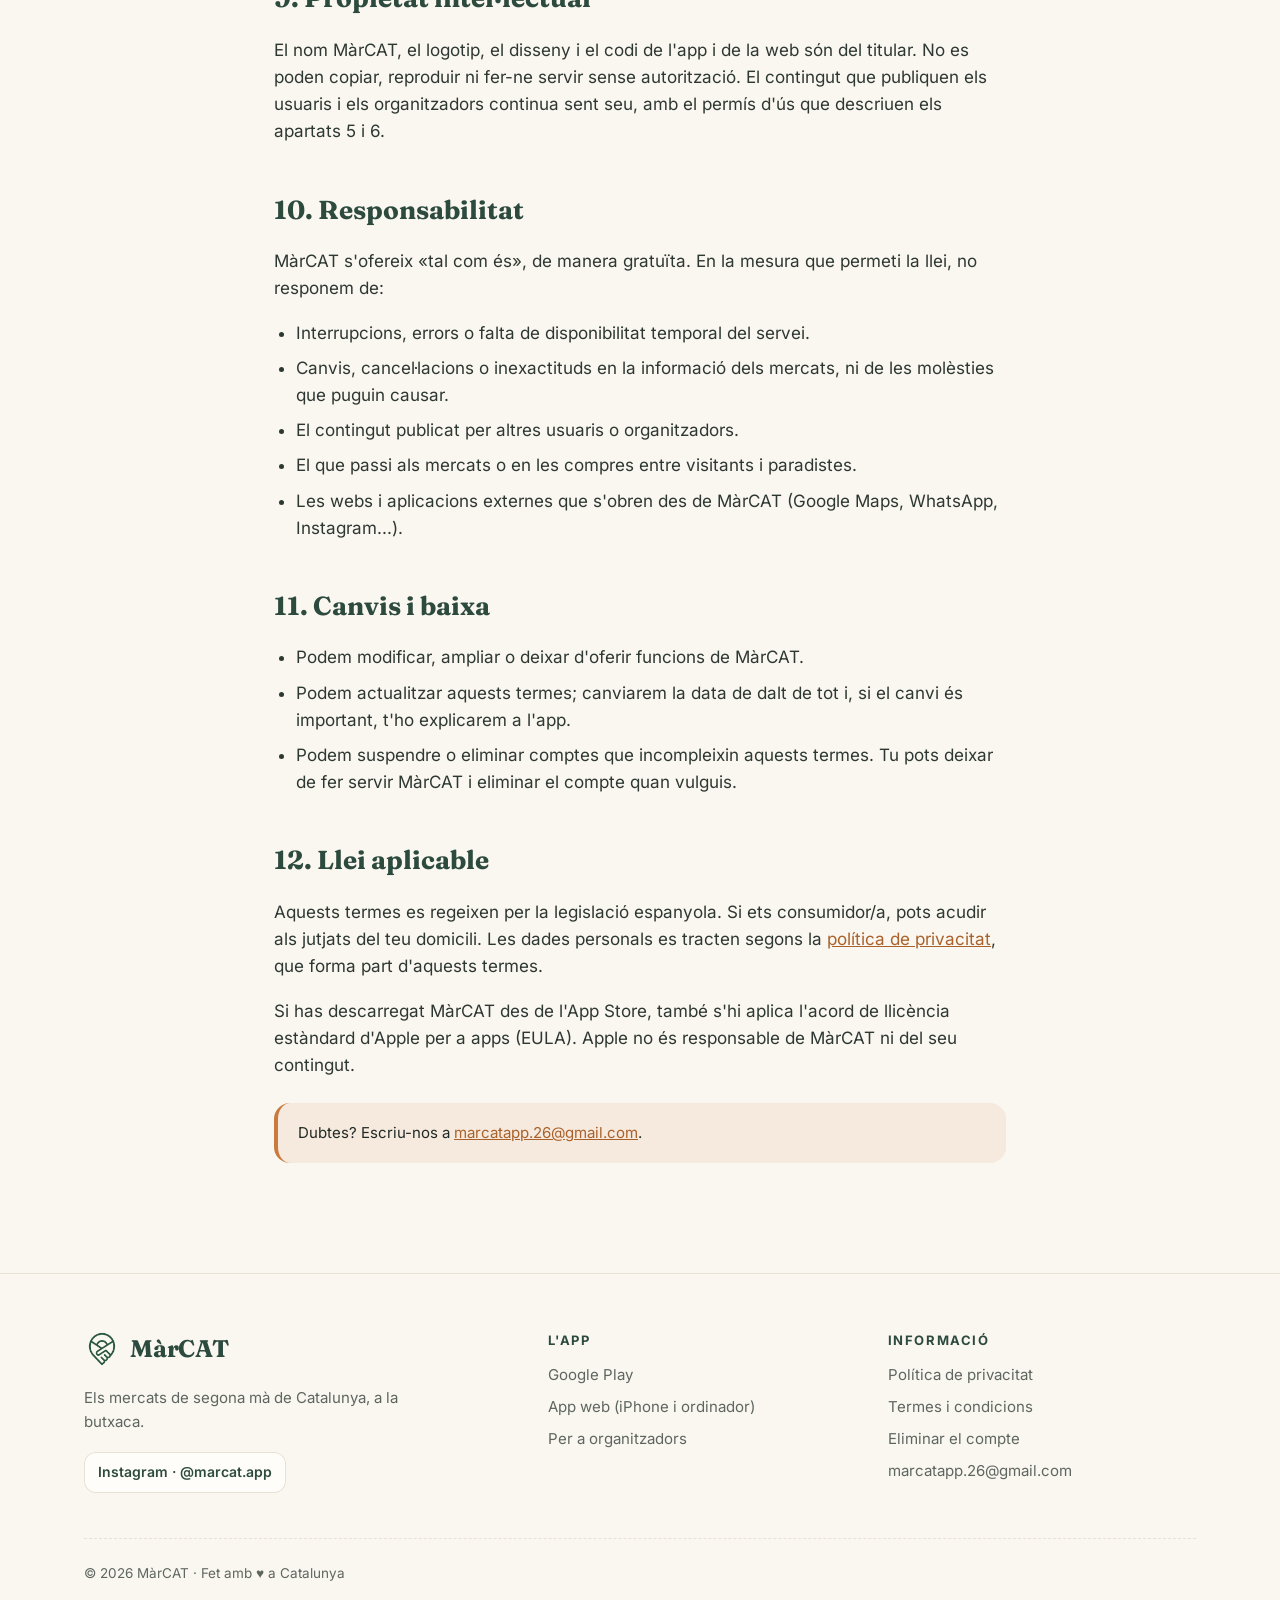
<file: termes.html>
<!DOCTYPE html>
<html lang="ca" class="sense-js">
<head>
  <meta charset="UTF-8">
  <meta name="viewport" content="width=device-width, initial-scale=1.0">
  <title>Termes i condicions · MàrCAT</title>
  <meta name="description" content="Condicions d'ús de MàrCAT per a usuaris i organitzadors de mercats.">
  <meta name="theme-color" content="#2D4A3E">
  <link rel="icon" href="favicon.ico" sizes="any">
  <link rel="icon" type="image/png" sizes="96x96" href="favicon-96x96.png">
  <link rel="apple-touch-icon" href="apple-touch-icon.png">
  <link rel="stylesheet" href="assets/css/web.css">
</head>
<body>

  <header class="capcalera">
    <div class="contenidor">
      <a class="marca" href="./" aria-label="MàrCAT, inici">
        <img src="assets/img/logo-128.png" alt="" width="36" height="36">
        MàrCAT
      </a>
      <nav class="menu" aria-label="Menú principal">
        <a href="./">Inici</a>
        <a href="privacitat.html">Privacitat</a>
        <a class="boto-petit" href="./#descarrega">Descarrega</a>
      </nav>
    </div>
  </header>

  <main class="document">

    <div class="capcal-doc">
      <span class="avantitol">Informació legal</span>
      <h1>Termes i condicions d'ús</h1>
      <p class="data-actualitzacio">Última actualització: 9 de novembre de 2026</p>
    </div>

    <p>Aquests termes regulen l'ús de <strong>MàrCAT</strong>: l'aplicació
      per a Android i iPhone, la versió web (<a href="https://app.marcat.app">app.marcat.app</a>)
      i la web <a href="https://marcat.app">marcat.app</a>. En crear un
      compte o fer servir MàrCAT, els acceptes. Si no hi estàs d'acord,
      si us plau, no la facis servir.</p>

    <nav class="index-doc" aria-label="Índex">
      <strong>Índex</strong>
      <ol>
        <li><a href="#titular">Titular (avís legal)</a></li>
        <li><a href="#servei">Què és MàrCAT</a></li>
        <li><a href="#compte">El teu compte</a></li>
        <li><a href="#us">Ús correcte</a></li>
        <li><a href="#ressenyes">Ressenyes</a></li>
        <li><a href="#organitzadors">Organitzadors</a></li>
        <li><a href="#informacio">Exactitud de la informació</a></li>
        <li><a href="#notificacions">Notificacions</a></li>
        <li><a href="#propietat">Propietat intel·lectual</a></li>
        <li><a href="#responsabilitat">Responsabilitat</a></li>
        <li><a href="#canvis">Canvis i baixa</a></li>
        <li><a href="#llei">Llei aplicable</a></li>
      </ol>
    </nav>

    <h2 id="titular">1. Titular (avís legal)</h2>
    <p><strong>Titular:</strong> Hector Parlón Polo<br>
      <strong>Correu de contacte:</strong>
      <a href="mailto:marcatapp.26@gmail.com">marcatapp.26@gmail.com</a></p>

    <h2 id="servei">2. Què és MàrCAT</h2>
    <p>MàrCAT és un <strong>directori informatiu gratuït</strong> de
      mercats de segona mà, brocanters, antiguitats, artesania i
      esdeveniments similars a Catalunya. Permet descobrir mercats,
      guardar-los com a preferits, rebre avisos, publicar ressenyes,
      contactar amb els organitzadors i, als organitzadors, publicar i
      gestionar els seus mercats.</p>
    <p>MàrCAT no organitza els mercats, no ven res i no intervé en cap
      compra entre visitants i paradistes.</p>

    <h2 id="compte">3. El teu compte</h2>
    <ul>
      <li>Per crear un compte has de tenir com a mínim 18 anys i donar
        informació veraç.</li>
      <li>Ets responsable de mantenir la teva contrasenya en secret i del
        que es faci des del teu compte.</li>
      <li>Pots eliminar el compte quan vulguis des de l'app
        (<a href="eliminar-compte.html">com fer-ho</a>).</li>
    </ul>

    <h2 id="us">4. Ús correcte</h2>
    <p>Et comprometes a no:</p>
    <ul>
      <li>Suplantar ningú ni publicar informació falsa o enganyosa.</li>
      <li>Publicar contingut ofensiu, discriminatori, il·legal o que
        infringeixi drets de tercers.</li>
      <li>Fer spam, publicitat no autoritzada o posar enllaços maliciosos.</li>
      <li>Intentar accedir a comptes o dades d'altres persones, o fer un
        ús que perjudiqui el funcionament del servei (per exemple,
        descarregar-ne les dades de manera automatitzada).</li>
    </ul>

    <h2 id="ressenyes">5. Ressenyes</h2>
    <ul>
      <li>Les ressenyes han de reflectir la teva experiència real al
        mercat i ser respectuoses.</li>
      <li>Als comentaris <strong>no es poden posar telèfons, correus ni
        enllaços</strong>.</li>
      <li>Es mostren amb el teu nom (o nom d'usuari) i la teva foto de
        perfil. Les pots editar o esborrar quan vulguis.</li>
      <li>Podem retirar les ressenyes que incompleixin aquests termes.</li>
    </ul>

    <h2 id="organitzadors">6. Organitzadors</h2>
    <p>Si gestiones un mercat a MàrCAT:</p>
    <ul>
      <li>Has de ser-ne l'organitzador/a o tenir-ne l'autorització. Podem
        demanar-te que ho acreditis abans de verificar-te.</li>
      <li>Ets responsable que la informació del mercat (dates, horaris,
        adreça, fotos, contacte) sigui correcta i estigui al dia, i
        d'avisar de vacances, ajornaments i cancel·lacions.</li>
      <li>El telèfon o correu de contacte, la web o l'Instagram que hi
        posis seran <strong>públics</strong> a la fitxa del mercat.</li>
      <li>Quan marques vacances, ajornes, cancel·les, desveles un mercat
        «Pròximament» o en canvies l'horari o l'adreça, MàrCAT avisa
        automàticament les persones que el tenen a preferits.</li>
      <li>Les fotos i textos que publiques han de ser teus o tenir-ne
        permís. Ens autoritzes a mostrar-los a MàrCAT i a fer-los servir
        per donar a conèixer el teu mercat als canals de MàrCAT (per
        exemple, a les xarxes socials), sempre citant el mercat.</li>
      <li>Si l'organitzador/a ja publica el calendari a la seva web,
        podem acordar sincronitzar-lo perquè les dates s'actualitzin
        soles. En aquest cas, la informació d'origen és la de la seva web.</li>
      <li>Podem editar o retirar fitxes que siguin incorrectes, que
        incompleixin aquests termes o que no s'actualitzin.</li>
    </ul>

    <h2 id="informacio">7. Exactitud de la informació</h2>
    <p>La informació dels mercats la publiquen els organitzadors o prové
      de fonts públiques (webs, xarxes socials, agendes municipals). Les
      fitxes amb el segell <strong>«Verificat»</strong> les gestiona el
      mateix organitzador/a; les altres poden no estar al dia, i així
      s'indica a la fitxa.</p>
    <p>Fem el possible perquè tot sigui correcte, però <strong>no podem
      garantir</strong> que un mercat se celebri en la data, l'hora o el
      lloc indicats. Et recomanem confirmar-ho abans de desplaçar-te,
      sobretot si no està verificat. Si veus un error, avisa'ns des de
      l'app (Perfil → Suport i contacte).</p>

    <h2 id="notificacions">8. Notificacions</h2>
    <p>Les notificacions són un servei informatiu: poden arribar tard o
      no arribar per motius tècnics (connexió, configuració del dispositiu,
      del navegador...). Pots gestionar-les des del Perfil i des dels
      ajustos del dispositiu. Més informació a la
      <a href="privacitat.html#avisos">política de privacitat</a>.</p>

    <h2 id="propietat">9. Propietat intel·lectual</h2>
    <p>El nom MàrCAT, el logotip, el disseny i el codi de l'app i de la
      web són del titular. No es poden copiar, reproduir ni fer-ne servir
      sense autorització. El contingut que publiquen els usuaris i els
      organitzadors continua sent seu, amb el permís d'ús que descriuen
      els apartats 5 i 6.</p>

    <h2 id="responsabilitat">10. Responsabilitat</h2>
    <p>MàrCAT s'ofereix «tal com és», de manera gratuïta. En la mesura
      que permeti la llei, no responem de:</p>
    <ul>
      <li>Interrupcions, errors o falta de disponibilitat temporal del servei.</li>
      <li>Canvis, cancel·lacions o inexactituds en la informació dels
        mercats, ni de les molèsties que puguin causar.</li>
      <li>El contingut publicat per altres usuaris o organitzadors.</li>
      <li>El que passi als mercats o en les compres entre visitants i
        paradistes.</li>
      <li>Les webs i aplicacions externes que s'obren des de MàrCAT
        (Google Maps, WhatsApp, Instagram...).</li>
    </ul>

    <h2 id="canvis">11. Canvis i baixa</h2>
    <ul>
      <li>Podem modificar, ampliar o deixar d'oferir funcions de MàrCAT.</li>
      <li>Podem actualitzar aquests termes; canviarem la data de dalt de
        tot i, si el canvi és important, t'ho explicarem a l'app.</li>
      <li>Podem suspendre o eliminar comptes que incompleixin aquests
        termes. Tu pots deixar de fer servir MàrCAT i eliminar el compte
        quan vulguis.</li>
    </ul>

    <h2 id="llei">12. Llei aplicable</h2>
    <p>Aquests termes es regeixen per la legislació espanyola. Si ets
      consumidor/a, pots acudir als jutjats del teu domicili. Les dades
      personals es tracten segons la
      <a href="privacitat.html">política de privacitat</a>, que forma part
      d'aquests termes.</p>
    <p>Si has descarregat MàrCAT des de l'App Store, també s'hi aplica
      l'acord de llicència estàndard d'Apple per a apps (EULA). Apple no és
      responsable de MàrCAT ni del seu contingut.</p>

    <div class="nota">
      Dubtes? Escriu-nos a
      <a href="mailto:marcatapp.26@gmail.com">marcatapp.26@gmail.com</a>.
    </div>

  </main>

  <footer class="peu">
    <div class="contenidor">
      <div>
        <a class="marca" href="./">
          <img src="assets/img/logo-128.png" alt="" width="36" height="36">
          MàrCAT
        </a>
        <p class="lema">Els mercats de segona mà de Catalunya, a la butxaca.</p>
        <div class="xarxes">
          <a href="https://www.instagram.com/marcat.app/" target="_blank" rel="noopener">Instagram · @marcat.app</a>
        </div>
      </div>
      <div>
        <h4>L'app</h4>
        <ul>
          <li><a href="https://play.google.com/store/apps/details?id=com.mercat.mercat&amp;referrer=utm_source%3Dweb" target="_blank" rel="noopener">Google Play</a></li>
          <li><a href="https://app.marcat.app" target="_blank" rel="noopener">App web (iPhone i ordinador)</a></li>
          <li><a href="./#organitzadors">Per a organitzadors</a></li>
        </ul>
      </div>
      <div>
        <h4>Informació</h4>
        <ul>
          <li><a href="privacitat.html">Política de privacitat</a></li>
          <li><a href="termes.html">Termes i condicions</a></li>
          <li><a href="eliminar-compte.html">Eliminar el compte</a></li>
          <li><a href="mailto:marcatapp.26@gmail.com">marcatapp.26@gmail.com</a></li>
        </ul>
      </div>
      <p class="copy">© <span data-any>2026</span> MàrCAT · Fet amb ♥ a Catalunya</p>
    </div>
  </footer>

  <script src="assets/js/web.js"></script>
</body>
</html>
</file>
<file: assets/css/web.css>
/* =====================================================================
   MàrCAT · estils de la web (marcat.app)
   Compartit per totes les pàgines: inici, privacitat, termes...
   Colors de marca: crema, verd bosc, terracota i marró.
   Fonts allotjades a la mateixa web (sense Google Fonts: no s'envia la
   IP dels visitants a tercers).
   ===================================================================== */

@font-face {
  font-family: "Fraunces";
  src: url("../fonts/fraunces-latin-600-normal.woff2") format("woff2");
  font-weight: 600;
  font-style: normal;
  font-display: swap;
}
@font-face {
  font-family: "Fraunces";
  src: url("../fonts/fraunces-latin-700-normal.woff2") format("woff2");
  font-weight: 700;
  font-style: normal;
  font-display: swap;
}
@font-face {
  font-family: "Fraunces";
  src: url("../fonts/fraunces-latin-600-italic.woff2") format("woff2");
  font-weight: 600;
  font-style: italic;
  font-display: swap;
}
@font-face {
  font-family: "Fraunces";
  src: url("../fonts/fraunces-latin-700-italic.woff2") format("woff2");
  font-weight: 700;
  font-style: italic;
  font-display: swap;
}
@font-face {
  font-family: "Inter";
  src: url("../fonts/inter-latin-wght-normal.woff2") format("woff2");
  font-weight: 100 900;
  font-style: normal;
  font-display: swap;
}

:root {
  --crema: #FAF6F0;
  --crema-fosc: #F1E9DD;
  --paper: #FFFDF9;
  --verd: #2D4A3E;
  --verd-fosc: #1F352C;
  --verd-clar: #4A7D62;
  --terracota: #C97B3D;
  --terracota-fosc: #A9622B;
  --marro: #8B5E3C;
  --text: #1F2A24;
  --text-suau: #5E6660;
  --linia: #E8E1D6;

  --radi: 20px;
  --radi-gran: 32px;
  --ombra: 0 1px 2px rgba(31, 42, 36, .06), 0 8px 24px rgba(31, 42, 36, .08);
  --ombra-gran: 0 30px 60px -20px rgba(31, 42, 36, .35);

  --serif: "Fraunces", Georgia, "Times New Roman", serif;
  --sans: "Inter", -apple-system, BlinkMacSystemFont, "Segoe UI", Roboto,
    Helvetica, Arial, sans-serif;

  --amplada: 1160px;
}

*,
*::before,
*::after {
  box-sizing: border-box;
}

html {
  scroll-behavior: smooth;
  -webkit-text-size-adjust: 100%;
}

body {
  margin: 0;
  font-family: var(--sans);
  background: var(--crema);
  color: var(--text);
  line-height: 1.6;
  font-size: 17px;
  overflow-x: hidden;
}

/* La cinta inclinada i els avisos del mòbil sobresurten una mica:
   es retallen aquí perquè mai aparegui scroll horitzontal. */
main {
  overflow-x: hidden;
  overflow-x: clip;
}

img,
svg {
  display: block;
  max-width: 100%;
}

a {
  color: inherit;
}

:focus-visible {
  outline: 3px solid var(--terracota);
  outline-offset: 3px;
  border-radius: 6px;
}

.contenidor {
  width: 100%;
  max-width: var(--amplada);
  margin: 0 auto;
  padding: 0 24px;
}

/* ---------------------------------------------------------------------
   Capçalera
   --------------------------------------------------------------------- */

.capcalera {
  position: sticky;
  top: 0;
  z-index: 50;
  transition: background .3s ease, box-shadow .3s ease;
}

.capcalera.amb-fons {
  background: rgba(250, 246, 240, .86);
  -webkit-backdrop-filter: saturate(160%) blur(14px);
  backdrop-filter: saturate(160%) blur(14px);
  box-shadow: 0 1px 0 var(--linia);
}

.capcalera .contenidor {
  display: flex;
  align-items: center;
  justify-content: space-between;
  gap: 16px;
  height: 72px;
}

.marca {
  display: inline-flex;
  align-items: center;
  gap: 10px;
  text-decoration: none;
  color: var(--verd);
  font-family: var(--serif);
  font-weight: 700;
  font-size: 24px;
  letter-spacing: -.01em;
}

.marca img {
  width: 36px;
  height: 36px;
}

.xarxes {
  display: flex;
  gap: 10px;
  margin-top: 18px;
}

.xarxes a {
  display: inline-flex;
  align-items: center;
  padding: 9px 14px;
  border-radius: 12px;
  background: var(--paper);
  box-shadow: inset 0 0 0 1px var(--linia);
  color: var(--verd);
  font-weight: 600;
  font-size: 14px;
  transition: background .2s, color .2s, transform .2s;
}

.xarxes a:hover {
  background: var(--verd);
  color: #fff;
  transform: translateY(-2px);
  text-decoration: none;
}

.menu {
  display: flex;
  align-items: center;
  gap: 28px;
}

.menu a {
  text-decoration: none;
  font-size: 15px;
  font-weight: 500;
  color: var(--text-suau);
  transition: color .2s;
}

.menu a:hover {
  color: var(--verd);
}

.menu .boto-petit {
  color: #fff;
}

/* ---------------------------------------------------------------------
   Botons
   --------------------------------------------------------------------- */

.boto {
  --fons: var(--verd);
  display: inline-flex;
  align-items: center;
  gap: 12px;
  padding: 14px 22px;
  border-radius: 16px;
  background: var(--fons);
  color: #fff;
  text-decoration: none;
  font-weight: 600;
  font-size: 16px;
  line-height: 1.15;
  border: 0;
  cursor: pointer;
  position: relative;
  overflow: hidden;
  transition: transform .2s ease, box-shadow .2s ease, background .2s;
  box-shadow: 0 10px 24px -10px rgba(31, 42, 36, .55);
}

.boto:hover {
  transform: translateY(-2px);
  box-shadow: 0 16px 30px -12px rgba(31, 42, 36, .6);
}

.boto:active {
  transform: translateY(0);
}

/* Lluentor que passa pel botó principal. */
.boto.brilla::after {
  content: "";
  position: absolute;
  inset: 0;
  background: linear-gradient(110deg, transparent 30%,
      rgba(255, 255, 255, .28) 50%, transparent 70%);
  transform: translateX(-120%);
  animation: lluentor 4.5s ease-in-out 1.2s infinite;
}

@keyframes lluentor {
  0%, 60% {
    transform: translateX(-120%);
  }
  80%, 100% {
    transform: translateX(120%);
  }
}

.boto svg {
  flex: none;
  width: 26px;
  height: 26px;
}

.boto .boto-text {
  display: flex;
  flex-direction: column;
  align-items: flex-start;
}

.boto .boto-text small {
  font-size: 11.5px;
  font-weight: 500;
  opacity: .8;
  letter-spacing: .02em;
}

.boto.secundari {
  --fons: var(--paper);
  color: var(--verd);
  box-shadow: inset 0 0 0 2px var(--verd), 0 10px 24px -14px rgba(31, 42, 36, .4);
}

.boto.terracota {
  --fons: var(--terracota);
}

.boto.terracota:hover {
  --fons: var(--terracota-fosc);
}

.boto-petit {
  display: inline-flex;
  align-items: center;
  padding: 9px 16px;
  border-radius: 12px;
  background: var(--verd);
  color: #fff;
  font-weight: 600;
  font-size: 14px;
  text-decoration: none;
  transition: background .2s, transform .2s;
}

.boto-petit:hover {
  background: var(--verd-fosc);
  transform: translateY(-1px);
}

/* ---------------------------------------------------------------------
   Hero
   --------------------------------------------------------------------- */

.hero {
  position: relative;
  padding: 36px 0 72px;
  overflow: hidden;
}

/* Taques de color de fons que es mouen molt a poc a poc. */
.hero::before,
.hero::after {
  content: "";
  position: absolute;
  border-radius: 50%;
  filter: blur(60px);
  opacity: .55;
  z-index: -1;
  animation: deriva 18s ease-in-out infinite alternate;
}

.hero::before {
  width: 520px;
  height: 520px;
  background: #EBC9A6;
  top: -160px;
  right: -120px;
}

.hero::after {
  width: 460px;
  height: 460px;
  background: #CFE0D2;
  bottom: -200px;
  left: -160px;
  animation-delay: -9s;
}

@keyframes deriva {
  from {
    transform: translate(0, 0) scale(1);
  }
  to {
    transform: translate(40px, 30px) scale(1.08);
  }
}

.hero .contenidor {
  display: grid;
  grid-template-columns: 1.1fr .9fr;
  align-items: center;
  gap: 48px;
}

.etiqueta {
  display: inline-flex;
  align-items: center;
  gap: 8px;
  padding: 7px 14px 7px 8px;
  border-radius: 999px;
  background: var(--paper);
  box-shadow: inset 0 0 0 1px var(--linia);
  font-size: 13.5px;
  font-weight: 600;
  color: var(--verd);
}

.etiqueta .punt {
  display: inline-grid;
  place-items: center;
  width: 22px;
  height: 22px;
  border-radius: 50%;
  background: var(--verd-clar);
  color: #fff;
  font-size: 12px;
}

.hero h1 {
  font-family: var(--serif);
  font-weight: 700;
  font-size: clamp(40px, 5.2vw, 64px);
  line-height: 1.02;
  letter-spacing: -.025em;
  color: var(--verd);
  margin: 22px 0 18px;
}

.hero h1 em {
  font-style: italic;
  color: var(--terracota);
  position: relative;
  white-space: nowrap;
}

/* Subratllat dibuixat a mà sota la paraula destacada. */
.hero h1 em svg {
  position: absolute;
  left: -2%;
  bottom: -.12em;
  width: 104%;
  height: .32em;
  overflow: visible;
}

.hero h1 em svg path {
  stroke: var(--terracota);
  stroke-width: 6;
  fill: none;
  stroke-linecap: round;
  stroke-dasharray: 420;
  stroke-dashoffset: 420;
  animation: dibuixa 1.1s cubic-bezier(.65, 0, .35, 1) .7s forwards;
}

@keyframes dibuixa {
  to {
    stroke-dashoffset: 0;
  }
}

.hero .entradeta {
  font-size: clamp(17px, 1.6vw, 20px);
  color: var(--text-suau);
  max-width: 540px;
  margin: 0 0 30px;
}

.descarregues {
  display: flex;
  flex-wrap: wrap;
  gap: 14px;
}

.nota-plataforma {
  margin: 16px 0 0;
  font-size: 14.5px;
  color: var(--text-suau);
  max-width: 520px;
}

.nota-plataforma strong {
  color: var(--verd);
}

/* Passos per afegir la PWA a l'iPhone (només es mostra a iPhone). */
.passos-iphone {
  display: none;
  margin: 18px 0 0;
  padding: 16px 18px;
  border-radius: 16px;
  background: var(--paper);
  box-shadow: inset 0 0 0 1px var(--linia);
  font-size: 14.5px;
  max-width: 460px;
}

.passos-iphone ol {
  margin: 6px 0 0;
  padding-left: 20px;
}

.es-iphone .passos-iphone {
  display: block;
}

/* QR per escanejar des de l'ordinador (només escriptori). */
.qr {
  display: none;
  align-items: center;
  gap: 14px;
  margin-top: 22px;
  font-size: 14px;
  color: var(--text-suau);
}

.qr img {
  width: 84px;
  height: 84px;
  border-radius: 12px;
  box-shadow: var(--ombra);
}

.es-escriptori .qr {
  display: flex;
}

.xifres {
  display: flex;
  flex-wrap: wrap;
  gap: 28px;
  margin-top: 34px;
  padding-top: 26px;
  border-top: 1px dashed var(--linia);
}

.xifra strong {
  display: block;
  font-family: var(--serif);
  font-size: 30px;
  line-height: 1;
  color: var(--verd);
}

.xifra span {
  font-size: 13.5px;
  color: var(--text-suau);
}

/* ---------------------------------------------------------------------
   Mòbil de mostra (fet amb CSS, sense captures)
   --------------------------------------------------------------------- */

.escena {
  position: relative;
  display: grid;
  place-items: center;
  min-height: 600px;
}

.mobil {
  position: relative;
  width: 300px;
  height: 610px;
  border-radius: 46px;
  background: #121815;
  padding: 12px;
  box-shadow: var(--ombra-gran), inset 0 0 0 2px #2b332f;
  animation: flota 6s ease-in-out infinite;
  z-index: 2;
}

@keyframes flota {
  0%, 100% {
    transform: translateY(0) rotate(-2deg);
  }
  50% {
    transform: translateY(-14px) rotate(-1deg);
  }
}

.mobil .pantalla {
  position: relative;
  height: 100%;
  border-radius: 36px;
  overflow: hidden;
  background: var(--crema);
}

.mobil .illa {
  position: absolute;
  top: 10px;
  left: 50%;
  transform: translateX(-50%);
  width: 92px;
  height: 26px;
  border-radius: 20px;
  background: #121815;
  z-index: 3;
}

.app-barra {
  padding: 46px 18px 12px;
  background: var(--verd);
  color: #fff;
  font-family: var(--serif);
  font-weight: 700;
  font-size: 22px;
}

.app-filtres {
  display: flex;
  gap: 6px;
  padding: 10px 12px;
  overflow: hidden;
}

.app-filtres span {
  flex: none;
  padding: 5px 10px;
  border-radius: 999px;
  font-size: 11px;
  font-weight: 600;
  box-shadow: inset 0 0 0 1.5px var(--linia);
  color: var(--text);
  background: var(--paper);
}

.app-filtres span.actiu {
  background: var(--terracota);
  color: #fff;
  box-shadow: none;
}

.app-llista {
  padding: 2px 12px;
  display: grid;
  gap: 10px;
  animation: desplaca 14s ease-in-out infinite;
}

@keyframes desplaca {
  0%, 25% {
    transform: translateY(0);
  }
  45%, 70% {
    transform: translateY(-118px);
  }
  90%, 100% {
    transform: translateY(0);
  }
}

.targeta-app {
  border-radius: 16px;
  background: #fff;
  overflow: hidden;
  box-shadow: 0 2px 8px rgba(31, 42, 36, .08);
}

.targeta-app .verificat {
  padding: 4px 10px;
  font-size: 9.5px;
  font-weight: 700;
  color: #fff;
  background: var(--verd-clar);
}

.targeta-app .foto {
  height: 74px;
  position: relative;
}

.targeta-app .foto .data {
  position: absolute;
  left: 8px;
  bottom: 8px;
  padding: 3px 8px;
  border-radius: 999px;
  background: var(--terracota);
  color: #fff;
  font-size: 9.5px;
  font-weight: 700;
}

.targeta-app .cos {
  padding: 8px 10px 10px;
}

.targeta-app h4 {
  margin: 0;
  font-size: 13px;
  color: var(--text);
}

.targeta-app p {
  margin: 2px 0 0;
  font-size: 10.5px;
  color: var(--text-suau);
}

.f1 {
  background:
    radial-gradient(circle at 20% 120%, #E9B98C 0 35%, transparent 36%),
    radial-gradient(circle at 80% -20%, #B9D3BF 0 40%, transparent 41%),
    repeating-linear-gradient(90deg, #F3DFC7 0 14px, #EFD3B2 14px 28px);
}

.f2 {
  background:
    radial-gradient(circle at 75% 110%, #8FB59D 0 40%, transparent 41%),
    repeating-linear-gradient(135deg, #E4D2BE 0 10px, #DCC6AE 10px 20px);
}

.f3 {
  background:
    radial-gradient(circle at 30% -10%, #F0C9A4 0 38%, transparent 39%),
    repeating-linear-gradient(45deg, #D7E4D9 0 12px, #CADBCD 12px 24px);
}

.f4 {
  background:
    radial-gradient(circle at 60% 120%, #C97B3D 0 30%, transparent 31%),
    repeating-linear-gradient(0deg, #F5E6D3 0 10px, #EEDCC5 10px 20px);
}

.app-nav {
  position: absolute;
  left: 0;
  right: 0;
  bottom: 0;
  display: flex;
  justify-content: space-around;
  padding: 10px 6px 16px;
  background: #fff;
  box-shadow: 0 -1px 0 var(--linia);
  font-size: 9.5px;
  font-weight: 600;
  color: var(--text-suau);
}

.app-nav span.actiu {
  color: var(--verd);
}

/* Avisos flotants al voltant del mòbil. */
.avis {
  position: absolute;
  z-index: 3;
  display: flex;
  align-items: center;
  gap: 10px;
  padding: 11px 14px;
  border-radius: 16px;
  background: var(--paper);
  box-shadow: var(--ombra);
  font-size: 13px;
  line-height: 1.3;
  max-width: 240px;
  animation: flota-avis 7s ease-in-out infinite;
}

.avis b {
  display: block;
  color: var(--verd);
  font-size: 13px;
}

.avis .ico {
  flex: none;
  display: grid;
  place-items: center;
  width: 34px;
  height: 34px;
  border-radius: 11px;
  font-size: 17px;
  background: var(--crema-fosc);
}

.avis.a1 {
  top: 250px;
  left: -40px;
}

.avis.a2 {
  bottom: 110px;
  right: -16px;
  animation-delay: -3.5s;
}

.avis.a3 {
  bottom: 30px;
  left: 6px;
  animation-delay: -1.8s;
}

@keyframes flota-avis {
  0%, 100% {
    transform: translateY(0);
  }
  50% {
    transform: translateY(-8px);
  }
}

/* ---------------------------------------------------------------------
   Cinta de categories
   --------------------------------------------------------------------- */

.cinta {
  background: var(--verd);
  color: var(--crema);
  padding: 18px 0;
  overflow: hidden;
  transform: rotate(-1.2deg);
  margin: 0 -20px;
  box-shadow: 0 10px 30px -15px rgba(31, 42, 36, .5);
}

.cinta .pista {
  display: flex;
  gap: 42px;
  width: max-content;
  animation: cinta 38s linear infinite;
  font-family: var(--serif);
  font-size: 26px;
  font-style: italic;
  font-weight: 600;
  white-space: nowrap;
}

.cinta .pista span::after {
  content: "✦";
  margin-left: 42px;
  font-style: normal;
  color: var(--terracota);
  font-size: 18px;
  vertical-align: middle;
}

@keyframes cinta {
  to {
    transform: translateX(-50%);
  }
}

/* ---------------------------------------------------------------------
   Seccions
   --------------------------------------------------------------------- */

.seccio {
  padding: 110px 0;
}

.capcal-seccio {
  max-width: 680px;
  margin-bottom: 56px;
}

.capcal-seccio.centrat {
  margin-left: auto;
  margin-right: auto;
  text-align: center;
}

.avantitol {
  display: inline-block;
  font-size: 13px;
  font-weight: 700;
  letter-spacing: .14em;
  text-transform: uppercase;
  color: var(--terracota);
  margin-bottom: 12px;
}

.seccio h2 {
  font-family: var(--serif);
  font-weight: 700;
  font-size: clamp(32px, 4.2vw, 50px);
  line-height: 1.08;
  letter-spacing: -.02em;
  color: var(--verd);
  margin: 0 0 16px;
}

.seccio h2 em {
  color: var(--terracota);
}

.capcal-seccio p {
  margin: 0;
  color: var(--text-suau);
  font-size: 18px;
}

/* Passos "Com funciona" */
.passos {
  display: grid;
  grid-template-columns: repeat(3, 1fr);
  gap: 22px;
  counter-reset: pas;
}

.pas {
  position: relative;
  padding: 34px 28px 30px;
  border-radius: var(--radi-gran);
  background: var(--paper);
  box-shadow: inset 0 0 0 1px var(--linia);
  transition: transform .3s ease, box-shadow .3s ease;
}

.pas:hover {
  transform: translateY(-6px);
  box-shadow: inset 0 0 0 1px var(--linia), var(--ombra);
}

.pas::before {
  counter-increment: pas;
  content: "0" counter(pas);
  font-family: var(--serif);
  font-style: italic;
  font-weight: 700;
  font-size: 54px;
  line-height: 1;
  color: var(--crema-fosc);
  position: absolute;
  top: 22px;
  right: 26px;
}

.pas .ico-gran {
  display: grid;
  place-items: center;
  width: 58px;
  height: 58px;
  border-radius: 18px;
  font-size: 28px;
  margin-bottom: 20px;
  background: var(--crema-fosc);
}

.pas h3 {
  font-family: var(--serif);
  font-size: 26px;
  margin: 0 0 8px;
  color: var(--verd);
}

.pas p {
  margin: 0;
  color: var(--text-suau);
}

/* Graella de funcions (bento) */
.bento {
  display: grid;
  grid-template-columns: repeat(6, 1fr);
  gap: 20px;
}

.caixa {
  grid-column: span 2;
  padding: 30px;
  border-radius: var(--radi-gran);
  background: var(--paper);
  box-shadow: inset 0 0 0 1px var(--linia);
  overflow: hidden;
  position: relative;
  transition: transform .3s ease, box-shadow .3s ease;
}

.caixa:hover {
  transform: translateY(-4px);
  box-shadow: inset 0 0 0 1px var(--linia), var(--ombra);
}

.caixa.ampla {
  grid-column: span 3;
}

.caixa.verda {
  background: var(--verd);
  color: var(--crema);
  box-shadow: none;
}

.caixa.verda h3 {
  color: #fff;
}

.caixa.verda p {
  color: rgba(250, 246, 240, .8);
}

.caixa.terracota {
  background: var(--terracota);
  color: #fff;
  box-shadow: none;
}

.caixa.terracota h3 {
  color: #fff;
}

.caixa.terracota p {
  color: rgba(255, 255, 255, .88);
}

.caixa .ico {
  font-size: 30px;
  margin-bottom: 14px;
}

.caixa h3 {
  font-family: var(--serif);
  font-size: 24px;
  line-height: 1.15;
  margin: 0 0 8px;
  color: var(--verd);
}

.caixa p {
  margin: 0;
  color: var(--text-suau);
}

/* Mini-notificació dins d'una caixa */
.mini-notif {
  margin-top: 22px;
  display: grid;
  gap: 8px;
}

.mini-notif div {
  padding: 10px 12px;
  border-radius: 14px;
  background: rgba(255, 255, 255, .1);
  font-size: 13.5px;
  line-height: 1.35;
}

.mini-notif b {
  display: block;
  font-size: 12px;
  opacity: .75;
  font-weight: 600;
}

.segell {
  margin-top: 20px;
  display: inline-flex;
  align-items: center;
  gap: 8px;
  padding: 8px 12px;
  border-radius: 12px;
  background: rgba(74, 125, 98, .12);
  color: var(--verd);
  font-weight: 600;
  font-size: 14px;
}

/* ---------------------------------------------------------------------
   Organitzadors
   --------------------------------------------------------------------- */

.organitzadors {
  background: var(--verd);
  color: var(--crema);
  border-radius: 48px;
  margin: 0 16px;
  position: relative;
  overflow: hidden;
}

.organitzadors::before {
  content: "";
  position: absolute;
  width: 520px;
  height: 520px;
  right: -180px;
  top: -200px;
  border-radius: 50%;
  background: radial-gradient(circle, rgba(201, 123, 61, .45), transparent 65%);
}

.organitzadors h2 {
  color: #fff;
}

.organitzadors .capcal-seccio p {
  color: rgba(250, 246, 240, .78);
}

.organitzadors .avantitol {
  color: #EBC9A6;
}

.org-graella {
  display: grid;
  grid-template-columns: repeat(3, 1fr);
  gap: 18px;
  position: relative;
}

.org-item {
  padding: 24px;
  border-radius: 24px;
  background: rgba(255, 255, 255, .07);
  box-shadow: inset 0 0 0 1px rgba(255, 255, 255, .1);
  transition: background .3s;
}

.org-item:hover {
  background: rgba(255, 255, 255, .12);
}

.org-item .ico {
  font-size: 24px;
  margin-bottom: 10px;
}

.org-item h3 {
  margin: 0 0 6px;
  font-size: 18px;
  color: #fff;
}

.org-item p {
  margin: 0;
  font-size: 15px;
  color: rgba(250, 246, 240, .75);
}

.org-cta {
  margin-top: 44px;
  display: flex;
  flex-wrap: wrap;
  align-items: center;
  gap: 18px;
  position: relative;
}

.org-cta p {
  margin: 0;
  color: rgba(250, 246, 240, .8);
  font-size: 15px;
}

.org-cta a.enllac {
  color: #EBC9A6;
  font-weight: 600;
}

/* ---------------------------------------------------------------------
   Valors
   --------------------------------------------------------------------- */

.valors {
  display: grid;
  grid-template-columns: repeat(4, 1fr);
  gap: 18px;
}

.valor {
  text-align: center;
  padding: 10px 8px;
}

.valor .cercle {
  width: 84px;
  height: 84px;
  margin: 0 auto 16px;
  border-radius: 50%;
  display: grid;
  place-items: center;
  font-size: 34px;
  background: var(--paper);
  box-shadow: inset 0 0 0 1px var(--linia);
  transition: transform .4s cubic-bezier(.34, 1.56, .64, 1);
}

.valor:hover .cercle {
  transform: rotate(-8deg) scale(1.08);
}

.valor h3 {
  font-family: var(--serif);
  font-size: 22px;
  color: var(--verd);
  margin: 0 0 6px;
}

.valor p {
  margin: 0;
  font-size: 15px;
  color: var(--text-suau);
}

/* ---------------------------------------------------------------------
   Crida final
   --------------------------------------------------------------------- */

.crida {
  text-align: center;
  padding: 72px 28px;
  border-radius: 48px;
  background:
    radial-gradient(circle at 15% 20%, rgba(201, 123, 61, .18), transparent 40%),
    radial-gradient(circle at 85% 80%, rgba(74, 125, 98, .18), transparent 40%),
    var(--paper);
  box-shadow: inset 0 0 0 1px var(--linia);
}

.crida h2 {
  font-family: var(--serif);
  font-weight: 700;
  font-size: clamp(32px, 4.2vw, 50px);
  line-height: 1.08;
  letter-spacing: -.02em;
  color: var(--verd);
  margin: 0 0 12px;
}

.crida h2 em {
  color: var(--terracota);
}

.crida p {
  color: var(--text-suau);
  margin: 0 auto 30px;
  max-width: 520px;
}

.crida .descarregues {
  justify-content: center;
}

/* ---------------------------------------------------------------------
   Peu
   --------------------------------------------------------------------- */

.peu {
  margin-top: 110px;
  padding: 56px 0 40px;
  border-top: 1px solid var(--linia);
  font-size: 15px;
  color: var(--text-suau);
}

.peu .contenidor {
  display: grid;
  grid-template-columns: 1.4fr 1fr 1fr;
  gap: 32px;
}

.peu h4 {
  margin: 0 0 12px;
  font-size: 13px;
  letter-spacing: .12em;
  text-transform: uppercase;
  color: var(--verd);
}

.peu ul {
  list-style: none;
  margin: 0;
  padding: 0;
  display: grid;
  gap: 8px;
}

.peu a {
  text-decoration: none;
}

.peu a:hover {
  color: var(--verd);
  text-decoration: underline;
}

.peu .lema {
  margin: 12px 0 0;
  max-width: 320px;
}

.peu .copy {
  grid-column: 1 / -1;
  padding-top: 24px;
  border-top: 1px dashed var(--linia);
  font-size: 13.5px;
}

/* ---------------------------------------------------------------------
   Pàgines de text (privacitat, termes...)
   --------------------------------------------------------------------- */

.document {
  max-width: 780px;
  margin: 0 auto;
  padding: 48px 24px 0;
}

.document .capcal-doc {
  padding: 40px 36px;
  border-radius: var(--radi-gran);
  background: var(--paper);
  box-shadow: inset 0 0 0 1px var(--linia);
  margin-bottom: 40px;
}

.document h1 {
  font-family: var(--serif);
  font-size: clamp(34px, 5vw, 48px);
  line-height: 1.05;
  color: var(--verd);
  margin: 0 0 10px;
}

.document .data-actualitzacio {
  color: var(--text-suau);
  font-size: 15px;
  margin: 0;
}

.document h2 {
  font-family: var(--serif);
  font-size: 26px;
  color: var(--verd);
  margin: 44px 0 12px;
  scroll-margin-top: 90px;
}

.document h3 {
  font-size: 17px;
  color: var(--marro);
  margin: 24px 0 8px;
}

.document p,
.document li {
  color: #2E3832;
}

.document ul,
.document ol {
  padding-left: 22px;
}

.document li {
  margin-bottom: 8px;
}

.document a {
  color: var(--terracota-fosc);
}

.document .nota {
  padding: 18px 20px;
  border-radius: 16px;
  background: rgba(201, 123, 61, .1);
  border-left: 4px solid var(--terracota);
  font-size: 15px;
  margin: 24px 0;
}

.document table {
  width: 100%;
  border-collapse: collapse;
  font-size: 15px;
  margin: 16px 0;
}

.document th,
.document td {
  text-align: left;
  padding: 10px 12px;
  border-bottom: 1px solid var(--linia);
  vertical-align: top;
}

.document th {
  color: var(--verd);
  font-size: 13px;
  letter-spacing: .06em;
  text-transform: uppercase;
}

.index-doc {
  padding: 18px 22px;
  border-radius: 16px;
  background: var(--paper);
  box-shadow: inset 0 0 0 1px var(--linia);
  font-size: 15px;
}

.index-doc ol {
  margin: 8px 0 0;
  columns: 2;
  column-gap: 28px;
}

/* ---------------------------------------------------------------------
   Aparició en fer scroll
   --------------------------------------------------------------------- */

.apareix {
  opacity: 0;
  transform: translateY(28px);
  transition: opacity .8s ease, transform .8s cubic-bezier(.2, .7, .2, 1);
  transition-delay: var(--retard, 0s);
}

.apareix.visible {
  opacity: 1;
  transform: none;
}

/* Sense JavaScript, tot visible. */
.sense-js .apareix {
  opacity: 1;
  transform: none;
}

/* ---------------------------------------------------------------------
   Responsive
   --------------------------------------------------------------------- */

@media (max-width: 980px) {
  .hero .contenidor {
    grid-template-columns: 1fr;
    gap: 24px;
  }

  .escena {
    min-height: 540px;
  }

  .passos {
    grid-template-columns: 1fr;
  }

  .bento {
    grid-template-columns: 1fr 1fr;
  }

  .caixa,
  .caixa.ampla {
    grid-column: span 1;
  }

  .caixa.tota {
    grid-column: 1 / -1;
  }

  .valors {
    grid-template-columns: 1fr 1fr;
    row-gap: 36px;
  }

  .org-graella {
    grid-template-columns: 1fr 1fr;
  }

  .peu .contenidor {
    grid-template-columns: 1fr 1fr;
  }

  .peu .contenidor > div:first-child {
    grid-column: 1 / -1;
  }
}

@media (max-width: 640px) {
  body {
    font-size: 16px;
  }

  .menu a:not(.boto-petit) {
    display: none;
  }

  .hero {
    padding: 18px 0 56px;
  }

  .descarregues .boto {
    width: 100%;
    justify-content: center;
  }

  .escena {
    min-height: 500px;
    transform: scale(.88);
    margin: -30px 0 -40px;
  }

  .avis.a1 {
    left: -18px;
  }

  .avis.a2 {
    right: -22px;
  }

  .seccio {
    padding: 80px 0;
  }

  .bento {
    grid-template-columns: 1fr;
  }

  .org-graella {
    grid-template-columns: 1fr;
  }

  .avis.a1 {
    top: 200px;
  }

  .organitzadors,
  .crida {
    border-radius: 32px;
  }

  .organitzadors {
    margin: 0 8px;
  }

  .cinta .pista {
    font-size: 21px;
  }

  .index-doc ol {
    columns: 1;
  }

  .document .capcal-doc {
    padding: 28px 22px;
  }
}

/* Qui ha demanat menys moviment al sistema: sense animacions. */
@media (prefers-reduced-motion: reduce) {
  *,
  *::before,
  *::after {
    animation: none !important;
    transition: none !important;
  }

  html {
    scroll-behavior: auto;
  }

  .apareix {
    opacity: 1;
    transform: none;
  }

  .hero h1 em svg path {
    stroke-dashoffset: 0;
  }
}
</file>
